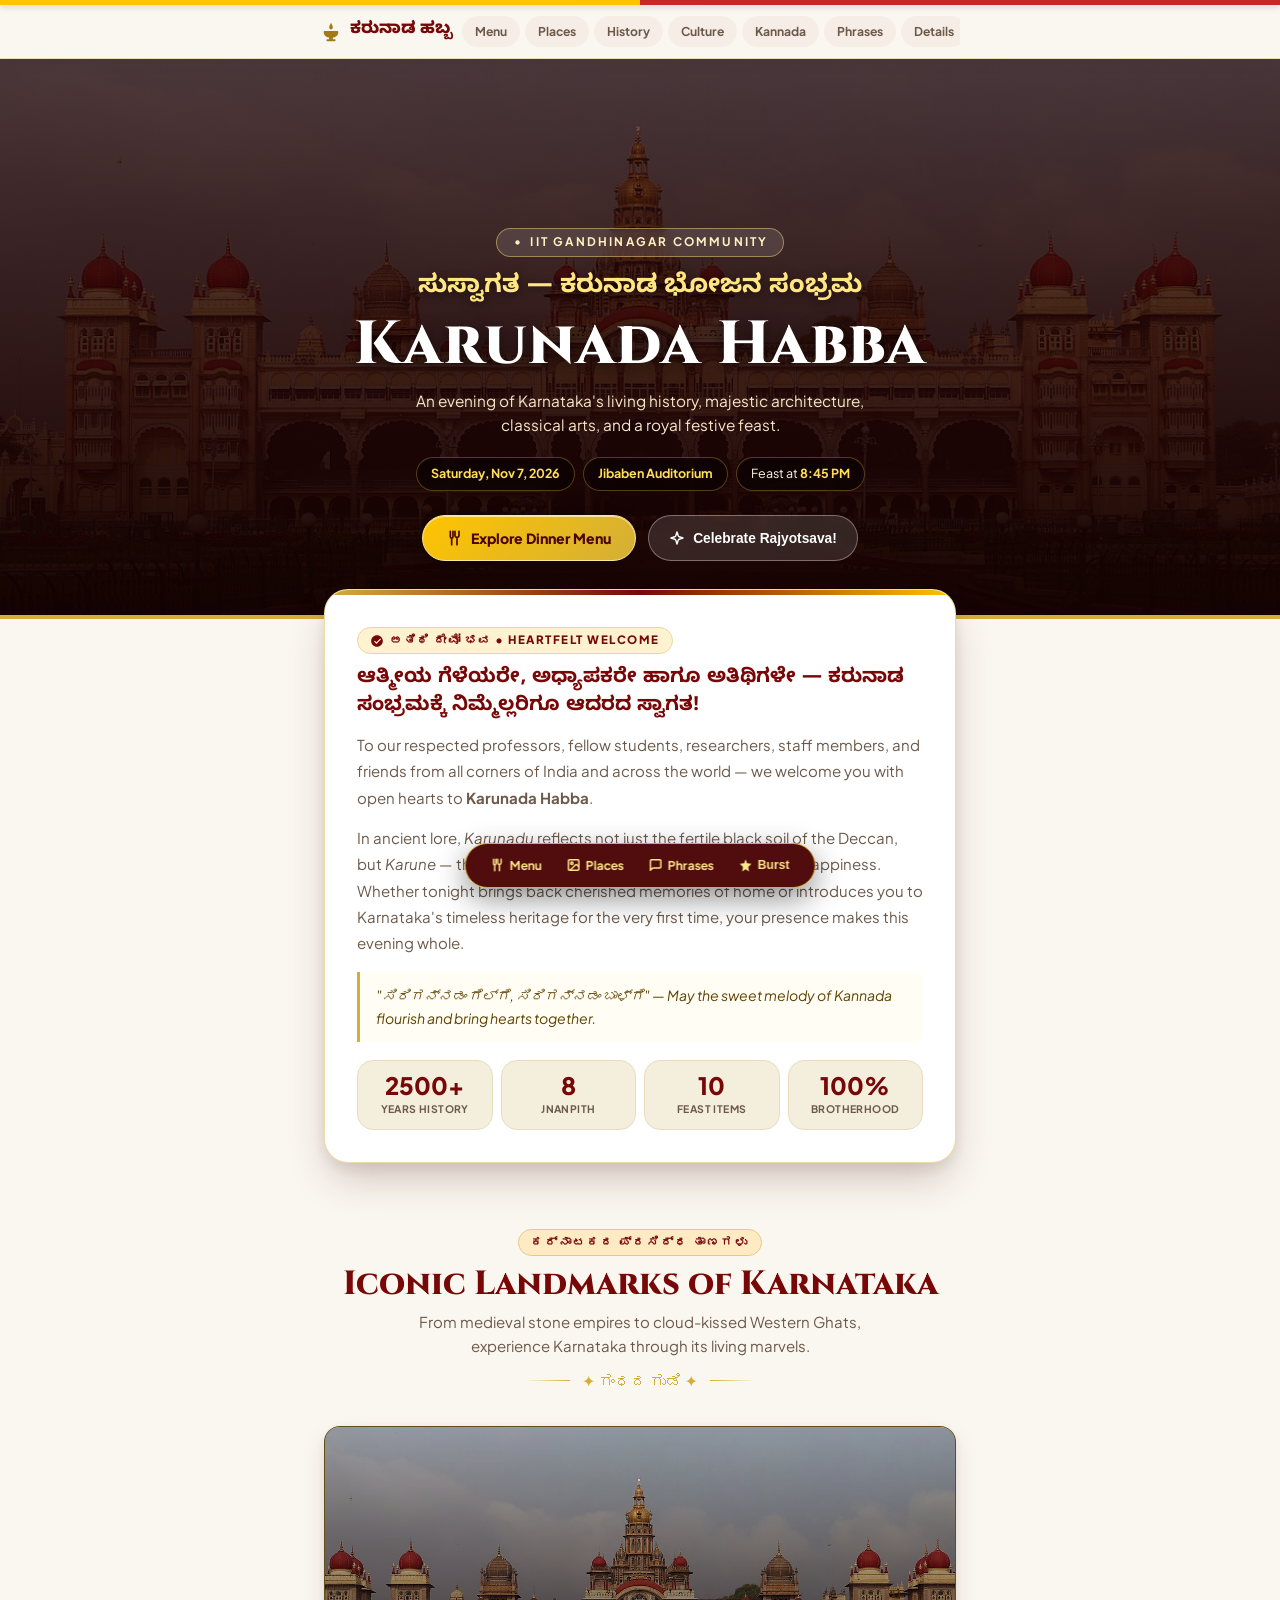
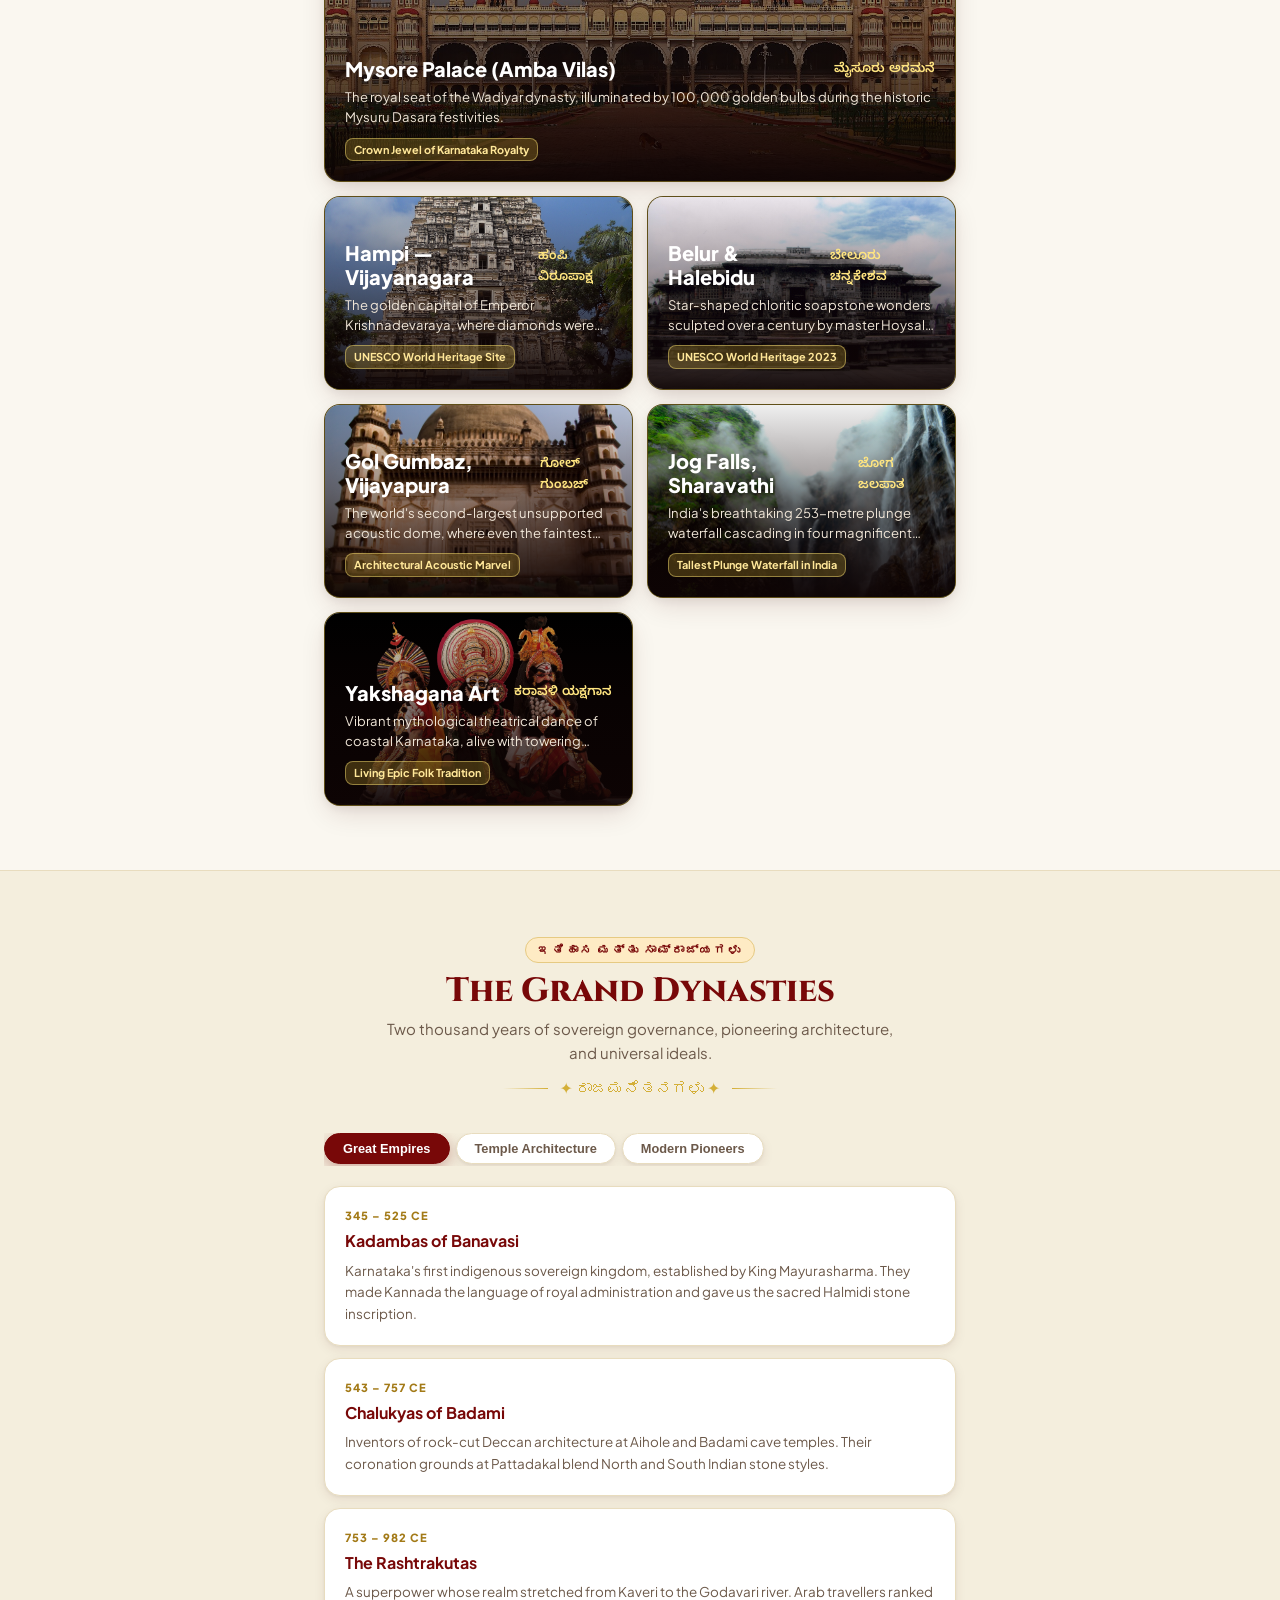
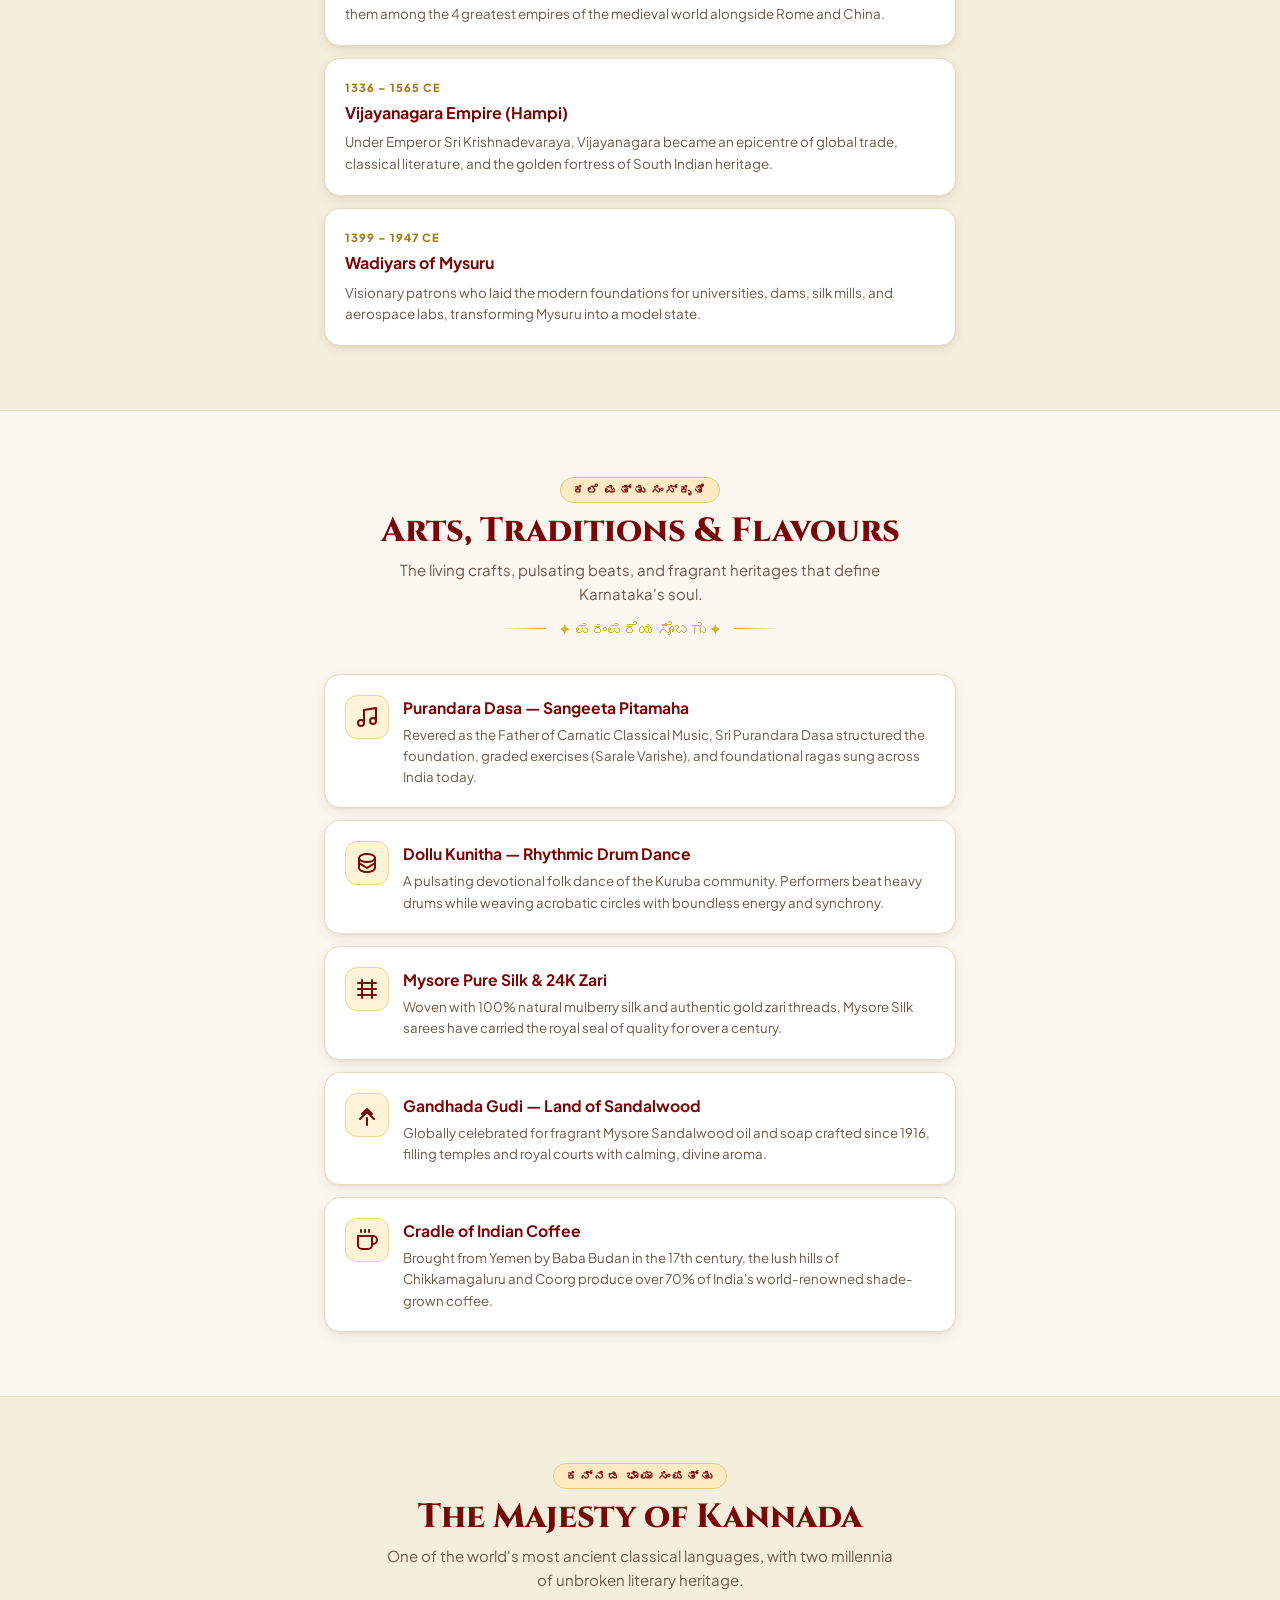
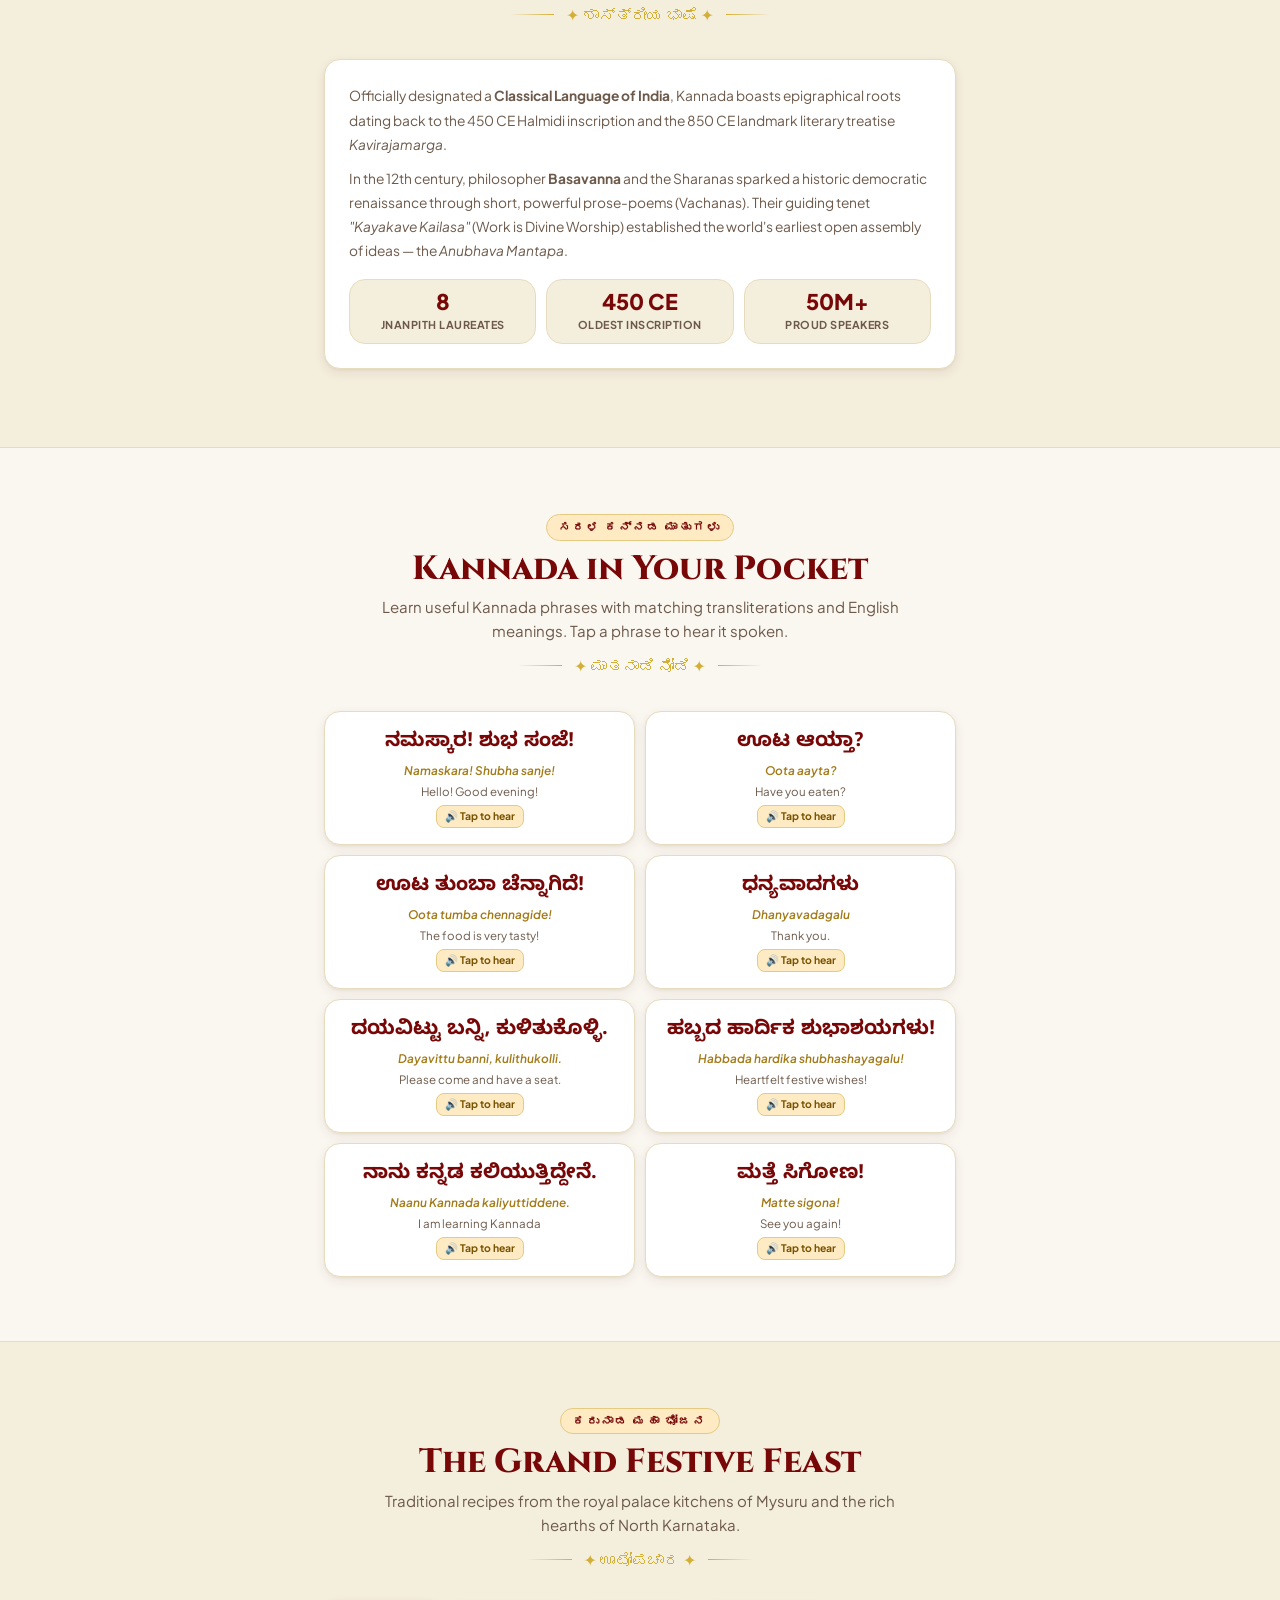
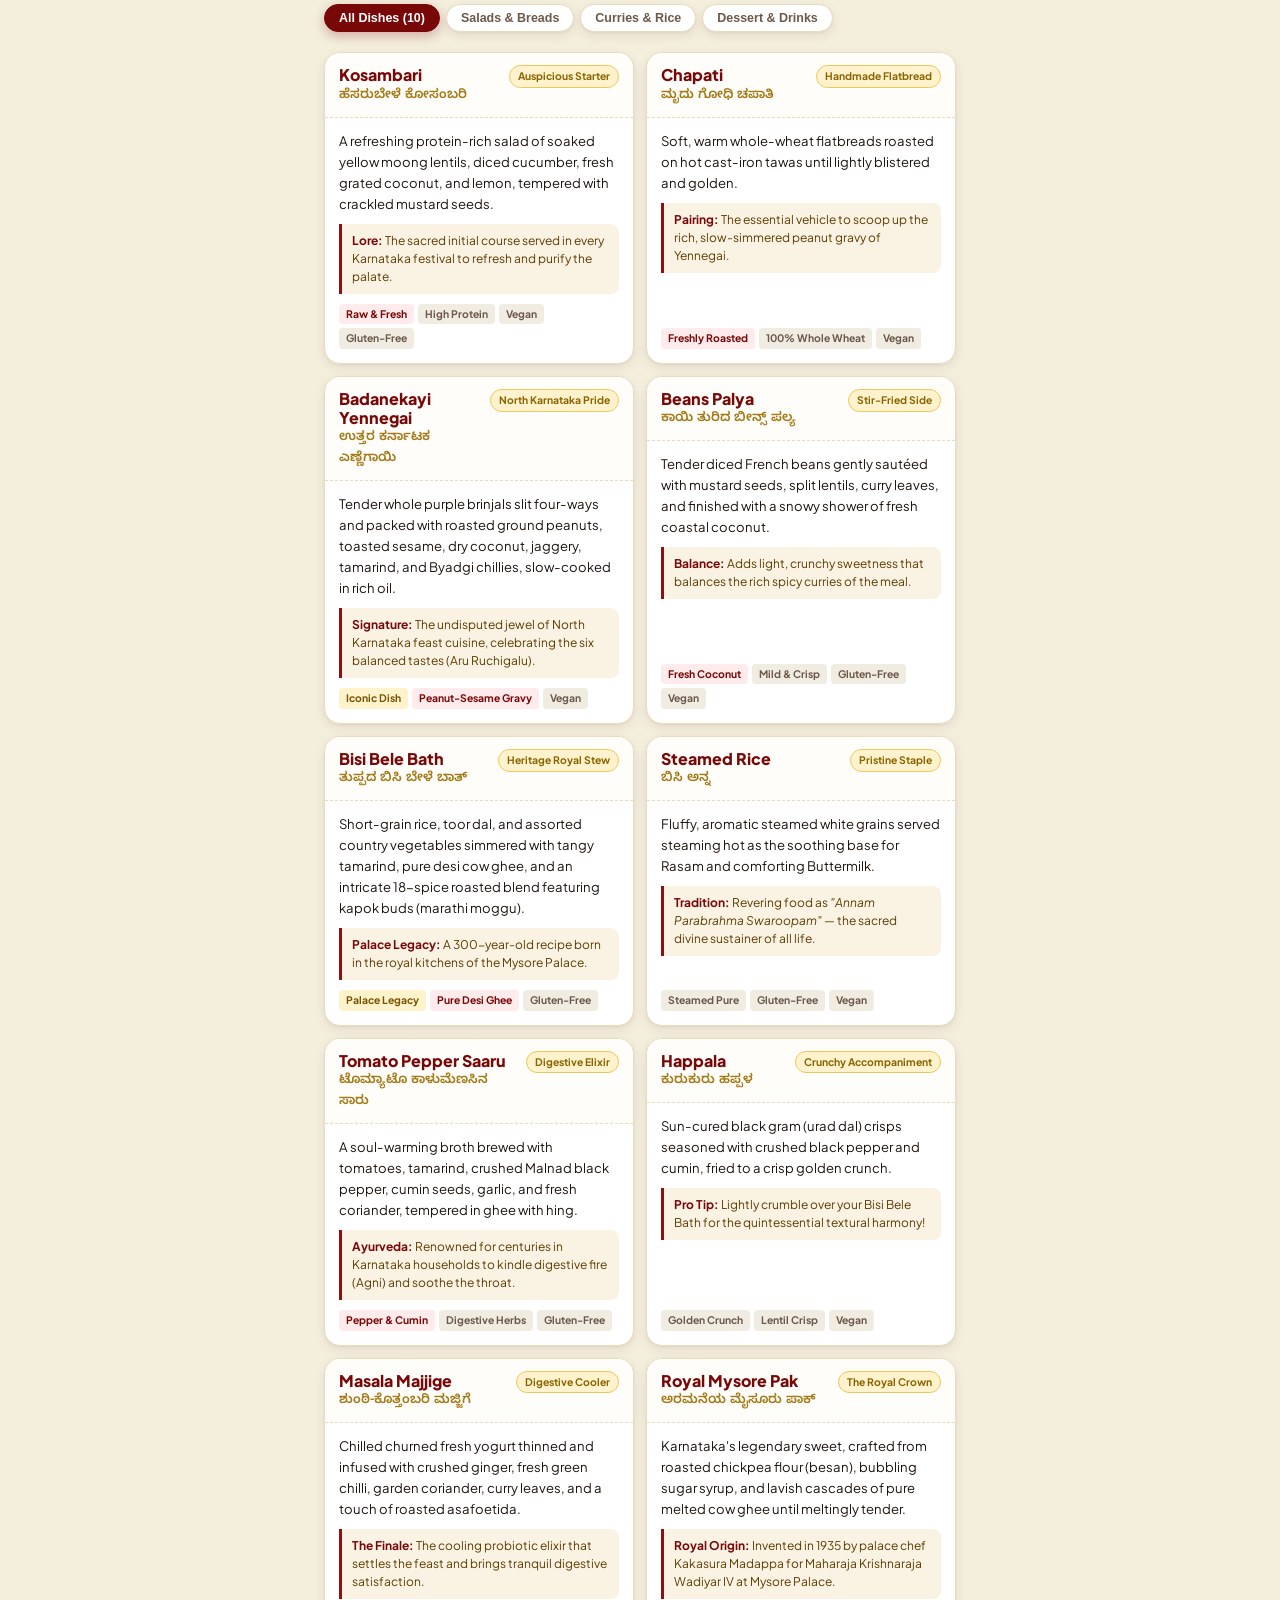
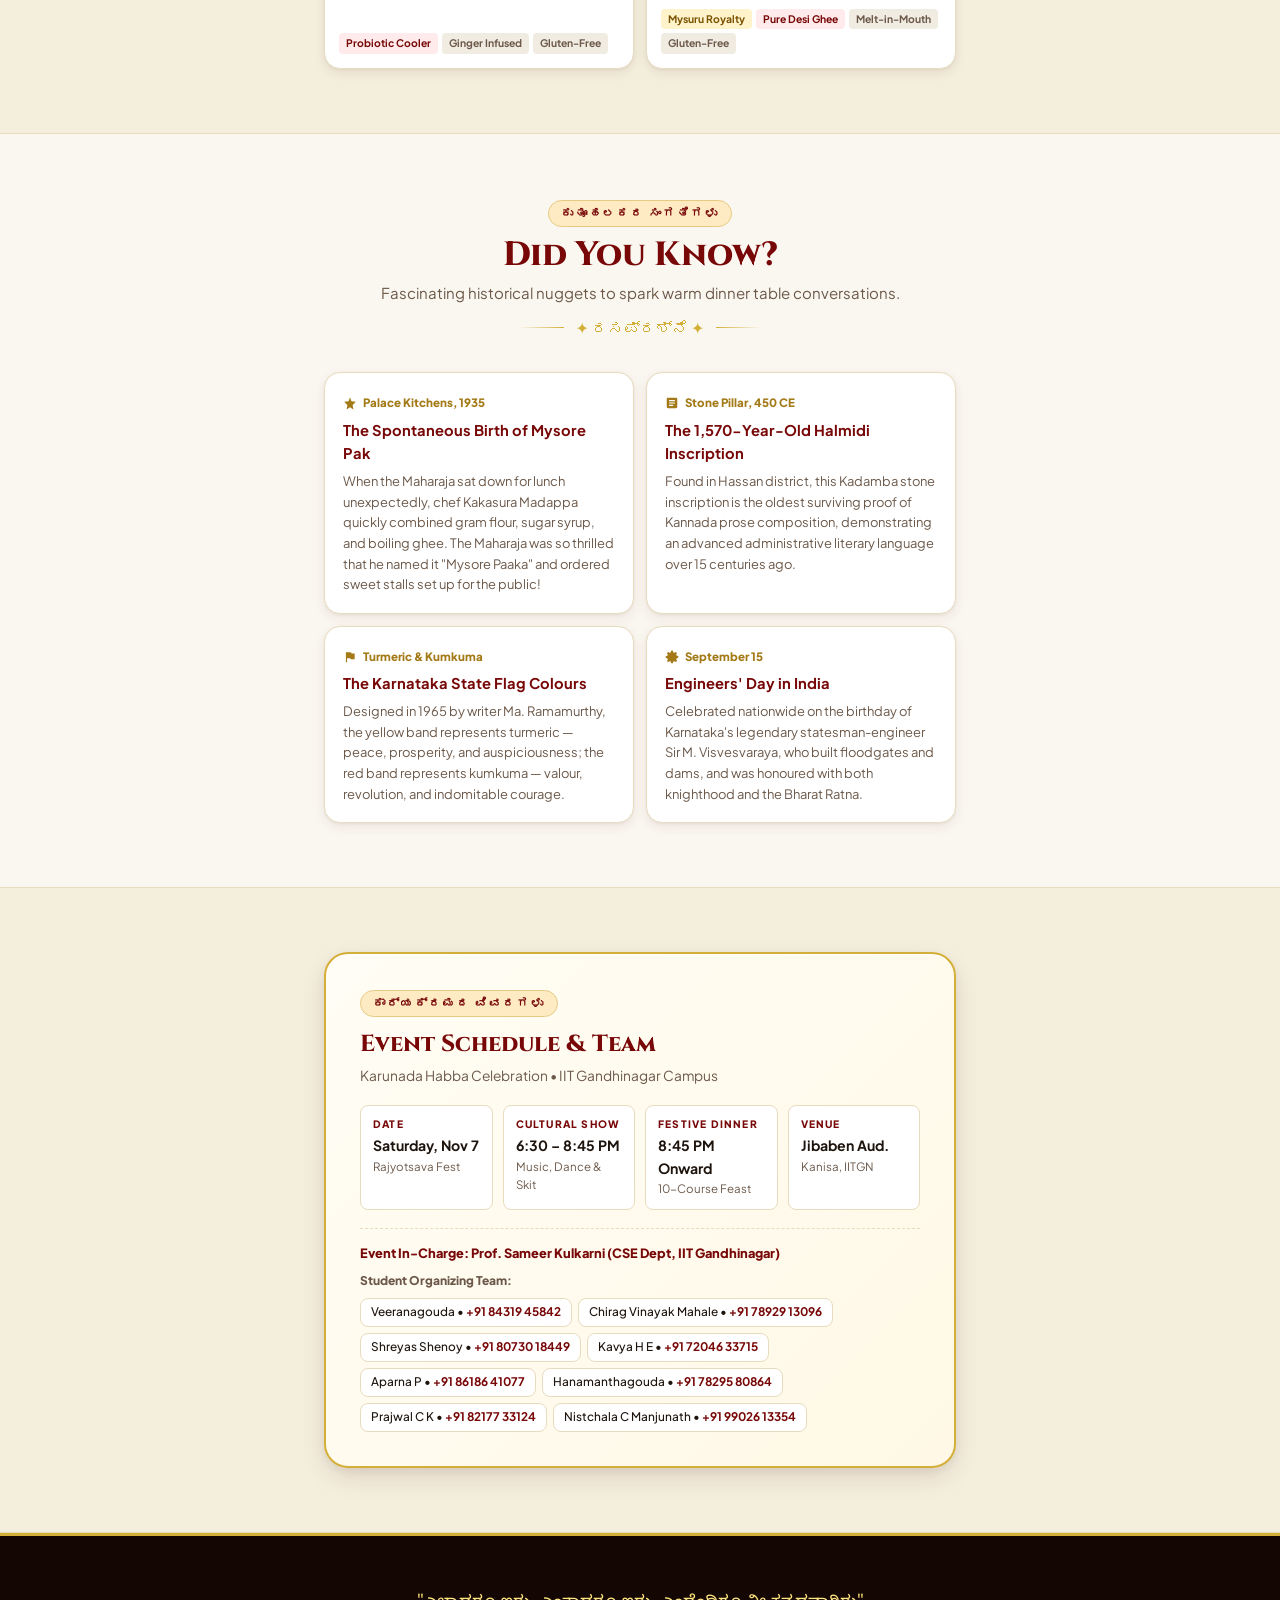
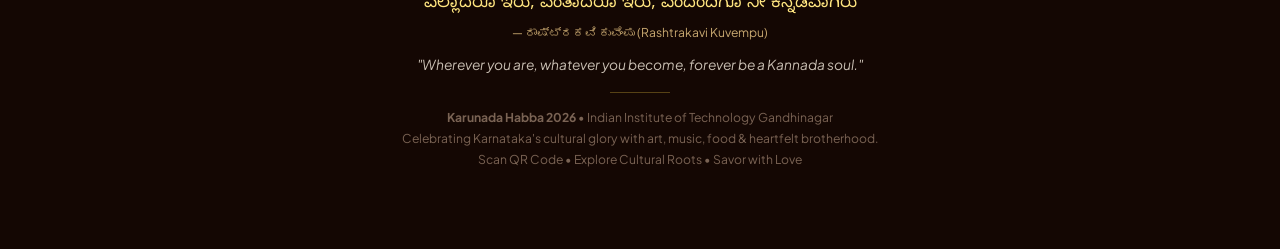
<file: index.html>
<!DOCTYPE html>
<html lang="en">
<head>
  <meta charset="UTF-8">
  <meta name="viewport" content="width=device-width, initial-scale=1.0, maximum-scale=5.0, viewport-fit=cover">
  <meta name="theme-color" content="#780808">
  <meta name="description" content="Karunada Habba — Karnataka Cultural Evening & Royal Dinner Feast at IIT Gandhinagar. Explore Karnataka heritage, history, tourist landmarks, and authentic dinner menu.">
  <title>Karunada Habba | Royal Karnataka Cultural Feast</title>

  <!-- Google Fonts: Royal serif, modern readable sans, and Kannada script -->
  <link rel="preconnect" href="https://fonts.googleapis.com">
  <link rel="preconnect" href="https://fonts.gstatic.com" crossorigin>
  <link href="https://fonts.googleapis.com/css2?family=Cinzel:wght@600;700;800;900&family=Noto+Sans+Kannada:wght@400;500;600;700;800&family=Plus+Jakarta+Sans:wght@300;400;500;600;700;800&display=swap" rel="stylesheet">
  
  <!-- Standalone Stylesheet -->
  <link rel="stylesheet" href="K_Habba.css">
</head>
<body>

  <!-- Festive Confetti Particle Canvas -->
  <canvas id="confetti-canvas"></canvas>

  <!-- Floating Toast Notification -->
  <div id="toast" class="toast-notice">
    <svg width="18" height="18" viewBox="0 0 24 24" fill="none" stroke="currentColor" stroke-width="2.5" stroke-linecap="round" stroke-linejoin="round">
      <path d="M12 2v4M12 18v4M4.93 4.93l2.83 2.83M16.24 16.24l2.83 2.83M2 12h4M18 12h4M4.93 19.07l2.83-2.83M16.24 7.76l2.83-2.83"/>
    </svg>
    <span id="toast-msg">Pronunciation ready!</span>
  </div>

  <!-- Karnataka Flag Accent Top Line -->
  <div class="karnataka-bar"></div>

  <!-- Glassmorphic Top Navigation -->
  <header class="site-nav">
    <div class="nav-wrapper">
      <a href="#hero" class="nav-brand">
        <!-- Auspicious Nanda Deepa (Lamp) SVG -->
        <svg class="nav-brand-icon" viewBox="0 0 24 24" fill="currentColor">
          <path d="M12 2C11.5 3.5 10 5.2 10 7c0 1.1.9 2 2 2s2-.9 2-2c0-1.8-1.5-3.5-2-5zm7 9H5c-.6 0-1 .4-1 1 0 3.3 2.7 6 6 6v2H8c-.6 0-1 .4-1 1s.4 1 1 1h8c.6 0 1-.4 1-1s-.4-1-1-1h-2v-2c3.3 0 6-2.7 6-6 0-.6-.4-1-1-1z"/>
        </svg>
        <span class="kn">ಕರುನಾಡ ಹಬ್ಬ</span>
      </a>

      <nav class="nav-pills">
        <a href="#menu" class="nav-pill active">Menu</a>
        <a href="#places" class="nav-pill">Places</a>
        <a href="#history" class="nav-pill">History</a>
        <a href="#culture" class="nav-pill">Culture</a>
        <a href="#language" class="nav-pill">Kannada</a>
        <a href="#phrases" class="nav-pill">Phrases</a>
        <a href="#event" class="nav-pill">Details</a>
      </nav>
    </div>
  </header>

  <!-- ══════════════════════ HERO SECTION ══════════════════════ -->
  <section class="hero-wrapper" id="hero">
    <div class="hero-backdrop">
      <img src="images/mysore_palace.jpg" alt="Mysore Palace grand daytime view" loading="eager">
    </div>

    <div class="container hero-content">
      <span class="hero-eyebrow">
        <!-- Royal Lotus / Sunburst SVG -->
        <svg width="13" height="13" viewBox="0 0 24 24" fill="currentColor">
          <circle cx="12" cy="12" r="4"/>
          <path d="M12 2v4M12 18v4M2 12h4M18 12h4M4.93 4.93l2.83 2.83M16.24 16.24l2.83 2.83M4.93 19.07l2.83-2.83M16.24 7.76l2.83-2.83"/>
        </svg>
        IIT Gandhinagar Community
      </span>

      <p class="hero-title-kn kn">ಸುಸ್ವಾಗತ — ಕರುನಾಡ ಭೋಜನ ಸಂಭ್ರಮ</p>
      <h1 class="hero-title-en serif">Karunada Habba</h1>
      <p class="hero-sub">
        An evening of Karnataka's living history, majestic architecture, classical arts, and a royal festive feast.
      </p>

      <div class="hero-tags">
        <span class="hero-tag"><strong>Saturday, Nov 7, 2026</strong></span>
        <span class="hero-tag"><strong>Jibaben Auditorium</strong></span>
        <span class="hero-tag">Feast at <strong>8:45 PM</strong></span>
      </div>

      <div class="hero-actions">
        <a href="#menu" class="btn-3d-gold">
          <!-- Fork and Spoon SVG -->
          <svg width="16" height="16" viewBox="0 0 24 24" fill="none" stroke="currentColor" stroke-width="2.5" stroke-linecap="round" stroke-linejoin="round">
            <path d="M18 2v6a3 3 0 0 1-3 3 3 3 0 0 1-3-3V2M15 11v11M5 2v8a2 2 0 0 0 2 2h0a2 2 0 0 0 2-2V2M7 12v10"/>
          </svg>
          Explore Dinner Menu
        </a>
        <button class="btn-3d-ghost" onclick="celebrateKannada()">
          <!-- Sparkles SVG -->
          <svg width="16" height="16" viewBox="0 0 24 24" fill="none" stroke="currentColor" stroke-width="2.2" stroke-linecap="round" stroke-linejoin="round">
            <path d="m12 3-1.9 5.8a2 2 0 0 1-1.3 1.3L3 12l5.8 1.9a2 2 0 0 1 1.3 1.3L12 21l1.9-5.8a2 2 0 0 1 1.3-1.3L21 12l-5.8-1.9a2 2 0 0 1-1.3-1.3Z"/>
          </svg>
          Celebrate Rajyotsava!
        </button>
      </div>
    </div>
  </section>

  <!-- ══════════════════════ HUMBLE WELCOME NOTE ══════════════════════ -->
  <div class="container">
    <div class="humble-card">
      <div class="humble-card-stripe"></div>
      <div class="humble-card-body">
        <div class="humble-badge">
          <!-- Traditional Hands Folded / Hospitality SVG -->
          <svg width="14" height="14" viewBox="0 0 24 24" fill="currentColor">
            <path d="M12 2C6.48 2 2 6.48 2 12s4.48 10 10 10 10-4.48 10-10S17.52 2 12 2zm-1 15-4-4 1.41-1.41L11 14.17l6.59-6.59L19 9l-8 8z"/>
          </svg>
          ಅತಿಥಿ ದೇವೋ ಭವ &bull; Heartfelt Welcome
        </div>

        <h2 class="humble-lead kn">
          ಆತ್ಮೀಯ ಗೆಳೆಯರೇ, ಅಧ್ಯಾಪಕರೇ ಹಾಗೂ ಅತಿಥಿಗಳೇ — ಕರುನಾಡ ಸಂಭ್ರಮಕ್ಕೆ ನಿಮ್ಮೆಲ್ಲರಿಗೂ ಆದರದ ಸ್ವಾಗತ!
        </h2>

        <p class="humble-text">
          To our respected professors, fellow students, researchers, staff members, and friends from all corners of India and across the world — we welcome you with open hearts to <strong>Karunada Habba</strong>.
        </p>

        <p class="humble-text">
          In ancient lore, <em>Karunadu</em> reflects not just the fertile black soil of the Deccan, but <em>Karune</em> — the spirit of compassion, hospitality, and shared happiness. Whether tonight brings back cherished memories of home or introduces you to Karnataka's timeless heritage for the very first time, your presence makes this evening whole.
        </p>

        <div class="humble-quote-box">
          "ಸಿರಿಗನ್ನಡಂ ಗೆಲ್ಗೆ, ಸಿರಿಗನ್ನಡಂ ಬಾಳ್ಗೆ" — May the sweet melody of Kannada flourish and bring hearts together.
        </div>

        <div class="humble-stats-row">
          <div class="stat-tile">
            <div class="stat-number">2500+</div>
            <div class="stat-caption">Years History</div>
          </div>
          <div class="stat-tile">
            <div class="stat-number">8</div>
            <div class="stat-caption">Jnanpith</div>
          </div>
          <div class="stat-tile">
            <div class="stat-number">10</div>
            <div class="stat-caption">Feast Items</div>
          </div>
          <div class="stat-tile">
            <div class="stat-number">100%</div>
            <div class="stat-caption">Brotherhood</div>
          </div>
        </div>
      </div>
    </div>
  </div>

  <!-- ══════════════════════ FAMOUS PLACES GALLERY ══════════════════════ -->
  <section class="section" id="places">
    <div class="container">
      <div class="section-header">
        <span class="section-tag">ಕರ್ನಾಟಕದ ಪ್ರಸಿದ್ಧ ತಾಣಗಳು</span>
        <h2 class="section-title serif">Iconic Landmarks of Karnataka</h2>
        <p class="section-desc">From medieval stone empires to cloud-kissed Western Ghats, experience Karnataka through its living marvels.</p>
        <div class="svg-ornament-line">✦ ಗಂಧದ ಗುಡಿ ✦</div>
      </div>

      <div class="places-grid">

        <!-- 1. Mysore Palace (Featured) -->
        <article class="place-card-3d featured">
          <div class="place-img-holder">
            <img src="images/mysore_palace.jpg" alt="Mysore Palace Amba Vilas front view" loading="lazy">
            <div class="place-card-overlay"></div>
          </div>
          <div class="place-card-content">
            <div class="place-title-row">
              <h3 class="place-name">Mysore Palace (Amba Vilas)</h3>
              <span class="place-name-kn kn">ಮೈಸೂರು ಅರಮನೆ</span>
            </div>
            <p class="place-snip">The royal seat of the Wadiyar dynasty, illuminated by 100,000 golden bulbs during the historic Mysuru Dasara festivities.</p>
            <span class="place-pill-tag">Crown Jewel of Karnataka Royalty</span>
          </div>
        </article>

        <!-- 2. Hampi Virupaksha Temple -->
        <article class="place-card-3d">
          <div class="place-img-holder">
            <img src="images/hampi.jpg" alt="Virupaksha Temple at Hampi Vijayanagara" loading="lazy">
            <div class="place-card-overlay"></div>
          </div>
          <div class="place-card-content">
            <div class="place-title-row">
              <h3 class="place-name">Hampi — Vijayanagara</h3>
              <span class="place-name-kn kn">ಹಂಪಿ ವಿರೂಪಾಕ್ಷ</span>
            </div>
            <p class="place-snip">The golden capital of Emperor Krishnadevaraya, where diamonds were once weighed openly in bustling street bazaars.</p>
            <span class="place-pill-tag">UNESCO World Heritage Site</span>
          </div>
        </article>

        <!-- 3. Belur Chennakeshava Temple -->
        <article class="place-card-3d">
          <div class="place-img-holder">
            <img src="images/belur.jpg" alt="Chennakeshava Temple Belur Hoysala Architecture" loading="lazy">
            <div class="place-card-overlay"></div>
          </div>
          <div class="place-card-content">
            <div class="place-title-row">
              <h3 class="place-name">Belur & Halebidu</h3>
              <span class="place-name-kn kn">ಬೇಲೂರು ಚನ್ನಕೇಶವ</span>
            </div>
            <p class="place-snip">Star-shaped chloritic soapstone wonders sculpted over a century by master Hoysala craftsmen with unmatched micro-details.</p>
            <span class="place-pill-tag">UNESCO World Heritage 2023</span>
          </div>
        </article>

        <!-- 4. Gol Gumbaz, Bijapur -->
        <article class="place-card-3d">
          <div class="place-img-holder">
            <img src="images/gol_gumbaz.jpg" alt="Gol Gumbaz Bijapur acoustic dome" loading="lazy">
            <div class="place-card-overlay"></div>
          </div>
          <div class="place-card-content">
            <div class="place-title-row">
              <h3 class="place-name">Gol Gumbaz, Vijayapura</h3>
              <span class="place-name-kn kn">ಗೋಲ್ ಗುಂಬಜ್</span>
            </div>
            <p class="place-snip">The world's second-largest unsupported acoustic dome, where even the faintest whisper echoes 11 times across 44 metres.</p>
            <span class="place-pill-tag">Architectural Acoustic Marvel</span>
          </div>
        </article>

        <!-- 5. Jog Falls -->
        <article class="place-card-3d">
          <div class="place-img-holder">
            <img src="images/jog_falls.jpg" alt="Jog Falls in full monsoon roar" loading="lazy">
            <div class="place-card-overlay"></div>
          </div>
          <div class="place-card-content">
            <div class="place-title-row">
              <h3 class="place-name">Jog Falls, Sharavathi</h3>
              <span class="place-name-kn kn">ಜೋಗ ಜಲಪಾತ</span>
            </div>
            <p class="place-snip">India's breathtaking 253-metre plunge waterfall cascading in four magnificent streams: Raja, Rani, Roarer, and Rocket.</p>
            <span class="place-pill-tag">Tallest Plunge Waterfall in India</span>
          </div>
        </article>

        <!-- 6. Yakshagana Coastal Theatre -->
        <article class="place-card-3d">
          <div class="place-img-holder">
            <img src="images/yakshagana.jpg" alt="Yakshagana Coastal Traditional Theatre Performance" loading="lazy">
            <div class="place-card-overlay"></div>
          </div>
          <div class="place-card-content">
            <div class="place-title-row">
              <h3 class="place-name">Yakshagana Art</h3>
              <span class="place-name-kn kn">ಕರಾವಳಿ ಯಕ್ಷಗಾನ</span>
            </div>
            <p class="place-snip">Vibrant mythological theatrical dance of coastal Karnataka, alive with towering headdresses, natural pigments, and roaring drums.</p>
            <span class="place-pill-tag">Living Epic Folk Tradition</span>
          </div>
        </article>

      </div>
    </div>
  </section>

  <!-- ══════════════════════ TIMELINE & DYNASTIES ══════════════════════ -->
  <section class="section alt-bg" id="history">
    <div class="container">
      <div class="section-header">
        <span class="section-tag">ಇತಿಹಾಸ ಮತ್ತು ಸಾಮ್ರಾಜ್ಯಗಳು</span>
        <h2 class="section-title serif">The Grand Dynasties</h2>
        <p class="section-desc">Two thousand years of sovereign governance, pioneering architecture, and universal ideals.</p>
        <div class="svg-ornament-line">✦ ರಾಜಮನೆತನಗಳು ✦</div>
      </div>

      <!-- Tab Buttons -->
      <div class="tabs-scroll-bar">
        <button class="tab-btn-pill active" data-tab="dynasties" onclick="switchDynastyTab('dynasties')">Great Empires</button>
        <button class="tab-btn-pill" data-tab="architecture" onclick="switchDynastyTab('architecture')">Temple Architecture</button>
        <button class="tab-btn-pill" data-tab="modern" onclick="switchDynastyTab('modern')">Modern Pioneers</button>
      </div>

      <!-- Panel 1: Dynasties -->
      <div class="dynasty-panel active" id="tab-dynasties">
        <div class="dynasty-card-3d">
          <div class="dynasty-timeline">345 – 525 CE</div>
          <h3 class="dynasty-name">Kadambas of Banavasi</h3>
          <p class="dynasty-desc">Karnataka's first indigenous sovereign kingdom, established by King Mayurasharma. They made Kannada the language of royal administration and gave us the sacred Halmidi stone inscription.</p>
        </div>

        <div class="dynasty-card-3d">
          <div class="dynasty-timeline">543 – 757 CE</div>
          <h3 class="dynasty-name">Chalukyas of Badami</h3>
          <p class="dynasty-desc">Inventors of rock-cut Deccan architecture at Aihole and Badami cave temples. Their coronation grounds at Pattadakal blend North and South Indian stone styles.</p>
        </div>

        <div class="dynasty-card-3d">
          <div class="dynasty-timeline">753 – 982 CE</div>
          <h3 class="dynasty-name">The Rashtrakutas</h3>
          <p class="dynasty-desc">A superpower whose realm stretched from Kaveri to the Godavari river. Arab travellers ranked them among the 4 greatest empires of the medieval world alongside Rome and China.</p>
        </div>

        <div class="dynasty-card-3d">
          <div class="dynasty-timeline">1336 – 1565 CE</div>
          <h3 class="dynasty-name">Vijayanagara Empire (Hampi)</h3>
          <p class="dynasty-desc">Under Emperor Sri Krishnadevaraya, Vijayanagara became an epicentre of global trade, classical literature, and the golden fortress of South Indian heritage.</p>
        </div>

        <div class="dynasty-card-3d">
          <div class="dynasty-timeline">1399 – 1947 CE</div>
          <h3 class="dynasty-name">Wadiyars of Mysuru</h3>
          <p class="dynasty-desc">Visionary patrons who laid the modern foundations for universities, dams, silk mills, and aerospace labs, transforming Mysuru into a model state.</p>
        </div>
      </div>

      <!-- Panel 2: Architecture -->
      <div class="dynasty-panel" id="tab-architecture">
        <div class="dynasty-card-3d">
          <div class="dynasty-timeline">Aihole & Pattadakal</div>
          <h3 class="dynasty-name">Cradle of Indian Temple Architecture</h3>
          <p class="dynasty-desc">Over 125 experimental stone temples at Aihole served as the architectural laboratory where sculptors invented pillars, shikharas, and mandapas across four centuries.</p>
        </div>

        <div class="dynasty-card-3d">
          <div class="dynasty-timeline">Hampi Stone Chariot</div>
          <h3 class="dynasty-name">Vijaya Vittala & Musical Pillars</h3>
          <p class="dynasty-desc">The iconic monolithic granite chariot with turning stone axles and the 56 Sa-Re-Ga-Ma musical stone pillars that resonate with musical notes when gently tapped.</p>
        </div>

        <div class="dynasty-card-3d">
          <div class="dynasty-timeline">Belur & Somanathapura</div>
          <h3 class="dynasty-name">The Celestial Madanika Sculptures</h3>
          <p class="dynasty-desc">Intricate soapstone friezes that capture celestial dancers, mythical yalis, and epics with jewellery so delicately undercut that pins can pass behind the stone beads.</p>
        </div>
      </div>

      <!-- Panel 3: Modern Era -->
      <div class="dynasty-panel" id="tab-modern">
        <div class="dynasty-card-3d">
          <div class="dynasty-timeline">Bharat Ratna Sir M. Visvesvaraya</div>
          <h3 class="dynasty-name">The Architect of Modern India</h3>
          <p class="dynasty-desc">Master engineer who designed the Krishna Raja Sagara Dam, automatic floodgates, and Mysore University. His birthday on September 15 is celebrated nationwide as Engineers' Day.</p>
        </div>

        <div class="dynasty-card-3d">
          <div class="dynasty-timeline">ISRO & Aerospace Hub</div>
          <h3 class="dynasty-name">From Hampi to the Moon</h3>
          <p class="dynasty-desc">Bengaluru serves as India's scientific nerve centre. The Chandrayaan-3 lunar landing mission was conceived, tracked, and commanded right from Karnataka's soil.</p>
        </div>
      </div>

    </div>
  </section>

  <!-- ══════════════════════ LIVING CULTURE & ARTS ══════════════════════ -->
  <section class="section" id="culture">
    <div class="container">
      <div class="section-header">
        <span class="section-tag">ಕಲೆ ಮತ್ತು ಸಂಸ್ಕೃತಿ</span>
        <h2 class="section-title serif">Arts, Traditions & Flavours</h2>
        <p class="section-desc">The living crafts, pulsating beats, and fragrant heritages that define Karnataka's soul.</p>
        <div class="svg-ornament-line">✦ ಪರಂಪರೆಯ ಸೊಬಗು ✦</div>
      </div>

      <div class="culture-stack">

        <!-- 1. Carnatic Music -->
        <div class="cult-3d-card">
          <div class="cult-icon-box">
            <!-- Veena / Classical Instrument SVG -->
            <svg viewBox="0 0 24 24" fill="none" stroke="currentColor" stroke-width="2" stroke-linecap="round" stroke-linejoin="round">
              <path d="M9 18V5l12-2v13"/>
              <circle cx="6" cy="18" r="3"/>
              <circle cx="18" cy="16" r="3"/>
            </svg>
          </div>
          <div class="cult-content-wrap">
            <h3>Purandara Dasa — Sangeeta Pitamaha</h3>
            <p>Revered as the Father of Carnatic Classical Music, Sri Purandara Dasa structured the foundation, graded exercises (Sarale Varishe), and foundational ragas sung across India today.</p>
          </div>
        </div>

        <!-- 2. Dollu Kunitha Drum Dance -->
        <div class="cult-3d-card">
          <div class="cult-icon-box">
            <!-- Folk Drum SVG -->
            <svg viewBox="0 0 24 24" fill="none" stroke="currentColor" stroke-width="2" stroke-linecap="round" stroke-linejoin="round">
              <ellipse cx="12" cy="7" rx="8" ry="4"/>
              <path d="M4 7v10c0 2.2 3.6 4 8 4s8-1.8 8-4V7"/>
              <path d="m4 12 8 5 8-5"/>
            </svg>
          </div>
          <div class="cult-content-wrap">
            <h3>Dollu Kunitha — Rhythmic Drum Dance</h3>
            <p>A pulsating devotional folk dance of the Kuruba community. Performers beat heavy drums while weaving acrobatic circles with boundless energy and synchrony.</p>
          </div>
        </div>

        <!-- 3. Mysore Silk & Gold Zari -->
        <div class="cult-3d-card">
          <div class="cult-icon-box">
            <!-- Silk Loom / Saree SVG -->
            <svg viewBox="0 0 24 24" fill="none" stroke="currentColor" stroke-width="2" stroke-linecap="round" stroke-linejoin="round">
              <path d="M3 6h18M3 12h18M3 18h18M7 3v18M17 3v18"/>
            </svg>
          </div>
          <div class="cult-content-wrap">
            <h3>Mysore Pure Silk & 24K Zari</h3>
            <p>Woven with 100% natural mulberry silk and authentic gold zari threads, Mysore Silk sarees have carried the royal seal of quality for over a century.</p>
          </div>
        </div>

        <!-- 4. Gandhada Gudi Sandalwood -->
        <div class="cult-3d-card">
          <div class="cult-icon-box">
            <!-- Sandalwood Tree / Forest SVG -->
            <svg viewBox="0 0 24 24" fill="none" stroke="currentColor" stroke-width="2" stroke-linecap="round" stroke-linejoin="round">
              <path d="M12 22v-7M7 11l5-5 5 5M5 16l7-7 7 7"/>
            </svg>
          </div>
          <div class="cult-content-wrap">
            <h3>Gandhada Gudi — Land of Sandalwood</h3>
            <p>Globally celebrated for fragrant Mysore Sandalwood oil and soap crafted since 1916, filling temples and royal courts with calming, divine aroma.</p>
          </div>
        </div>

        <!-- 5. Chikkamagaluru Coffee -->
        <div class="cult-3d-card">
          <div class="cult-icon-box">
            <!-- Coffee Bean SVG -->
            <svg viewBox="0 0 24 24" fill="none" stroke="currentColor" stroke-width="2" stroke-linecap="round" stroke-linejoin="round">
              <path d="M17 8h1a4 4 0 1 1 0 8h-1M3 8h14v9a4 4 0 0 1-4 4H7a4 4 0 0 1-4-4Z"/>
              <line x1="6" x2="6" y1="2" y2="4"/>
              <line x1="10" x2="10" y1="2" y2="4"/>
              <line x1="14" x2="14" y1="2" y2="4"/>
            </svg>
          </div>
          <div class="cult-content-wrap">
            <h3>Cradle of Indian Coffee</h3>
            <p>Brought from Yemen by Baba Budan in the 17th century, the lush hills of Chikkamagaluru and Coorg produce over 70% of India's world-renowned shade-grown coffee.</p>
          </div>
        </div>

      </div>
    </div>
  </section>

  <!-- ══════════════════════ KANNADA LANGUAGE ══════════════════════ -->
  <section class="section alt-bg" id="language">
    <div class="container">
      <div class="section-header">
        <span class="section-tag">ಕನ್ನಡ ಭಾಷಾ ಸಂಪತ್ತು</span>
        <h2 class="section-title serif">The Majesty of Kannada</h2>
        <p class="section-desc">One of the world's most ancient classical languages, with two millennia of unbroken literary heritage.</p>
        <div class="svg-ornament-line">✦ ಶಾಸ್ತ್ರೀಯ ಭಾಷೆ ✦</div>
      </div>

      <div class="kannada-feature-card">
        <p>
          Officially designated a <strong>Classical Language of India</strong>, Kannada boasts epigraphical roots dating back to the 450 CE Halmidi inscription and the 850 CE landmark literary treatise <em>Kavirajamarga</em>.
        </p>
        <p>
          In the 12th century, philosopher <strong>Basavanna</strong> and the Sharanas sparked a historic democratic renaissance through short, powerful prose-poems (Vachanas). Their guiding tenet <em>"Kayakave Kailasa"</em> (Work is Divine Worship) established the world's earliest open assembly of ideas — the <em>Anubhava Mantapa</em>.
        </p>

        <div class="lang-stat-pills">
          <div class="stat-chip">
            <div class="stat-chip-num">8</div>
            <div class="stat-chip-lbl">Jnanpith Laureates</div>
          </div>
          <div class="stat-chip">
            <div class="stat-chip-num">450 CE</div>
            <div class="stat-chip-lbl">Oldest Inscription</div>
          </div>
          <div class="stat-chip">
            <div class="stat-chip-num">50M+</div>
            <div class="stat-chip-lbl">Proud Speakers</div>
          </div>
        </div>
      </div>
    </div>
  </section>

  <!-- ══════════════════════ PHRASEBOOK (TAP TO HEAR) ══════════════════════ -->
  <section class="section" id="phrases">
    <div class="container">
      <div class="section-header">
        <span class="section-tag">ಸರಳ ಕನ್ನಡ ಮಾತುಗಳು</span>
        <h2 class="section-title serif">Kannada in Your Pocket</h2>
        <p class="section-desc">Learn useful Kannada phrases with matching transliterations and English meanings. Tap a phrase to hear it spoken.</p>
        <div class="svg-ornament-line">✦ ಮಾತನಾಡಿ ನೋಡಿ ✦</div>
      </div>

      <div class="phrase-grid">
        <button type="button" class="phrase-card-3d" data-audio="audio/phrase_1_namaskara.mp3" onclick="speakPhrase(this)">
          <div class="phrase-kannada kn">ನಮಸ್ಕಾರ! ಶುಭ ಸಂಜೆ!</div>
          <div class="phrase-trans">Namaskara! Shubha sanje!</div>
          <div class="phrase-meaning">Hello! Good evening!</div>
          <span class="phrase-tap-badge">🔊 Tap to hear</span>
        </button>

        <button type="button" class="phrase-card-3d" data-audio="audio/phrase_2_oota_aayta.mp3" onclick="speakPhrase(this)">
          <div class="phrase-kannada kn">ಊಟ ಆಯ್ತಾ?</div>
          <div class="phrase-trans">Oota aayta?</div>
          <div class="phrase-meaning">Have you eaten?</div>
          <span class="phrase-tap-badge">🔊 Tap to hear</span>
        </button>

        <button type="button" class="phrase-card-3d" data-audio="audio/phrase_3_oota_tumba_chennagide.mp3" onclick="speakPhrase(this)">
          <div class="phrase-kannada kn">ಊಟ ತುಂಬಾ ಚೆನ್ನಾಗಿದೆ!</div>
          <div class="phrase-trans">Oota tumba chennagide!</div>
          <div class="phrase-meaning">The food is very tasty!</div>
          <span class="phrase-tap-badge">🔊 Tap to hear</span>
        </button>

        <button type="button" class="phrase-card-3d" data-audio="audio/phrase_4_dhanyavadagalu.mp3" onclick="speakPhrase(this)">
          <div class="phrase-kannada kn">ಧನ್ಯವಾದಗಳು</div>
          <div class="phrase-trans">Dhanyavadagalu</div>
          <div class="phrase-meaning">Thank you.</div>
          <span class="phrase-tap-badge">🔊 Tap to hear</span>
        </button>

        <button type="button" class="phrase-card-3d" data-audio="audio/phrase_5_dayavittu_banni.mp3" onclick="speakPhrase(this)">
          <div class="phrase-kannada kn">ದಯವಿಟ್ಟು ಬನ್ನಿ, ಕುಳಿತುಕೊಳ್ಳಿ.</div>
          <div class="phrase-trans">Dayavittu banni, kulithukolli.</div>
          <div class="phrase-meaning">Please come and have a seat.</div>
          <span class="phrase-tap-badge">🔊 Tap to hear</span>
        </button>

        <button type="button" class="phrase-card-3d" data-audio="audio/phrase_6_habbada_shubhashayagalu.mp3" onclick="speakPhrase(this)">
          <div class="phrase-kannada kn">ಹಬ್ಬದ ಹಾರ್ದಿಕ ಶುಭಾಶಯಗಳು!</div>
          <div class="phrase-trans">Habbada hardika shubhashayagalu!</div>
          <div class="phrase-meaning">Heartfelt festive wishes!</div>
          <span class="phrase-tap-badge">🔊 Tap to hear</span>
        </button>

        <button type="button" class="phrase-card-3d" data-audio="audio/phrase_7_kannada_kaliyuttiddene.mp3" onclick="speakPhrase(this)">
          <div class="phrase-kannada kn">ನಾನು ಕನ್ನಡ ಕಲಿಯುತ್ತಿದ್ದೇನೆ.</div>
          <div class="phrase-trans">Naanu Kannada kaliyuttiddene.</div>
          <div class="phrase-meaning">I am learning Kannada</div>
          <span class="phrase-tap-badge">🔊 Tap to hear</span>
        </button>

        <button type="button" class="phrase-card-3d" data-audio="audio/phrase_8_matte_sigona.mp3" onclick="speakPhrase(this)">
          <div class="phrase-kannada kn">ಮತ್ತೆ ಸಿಗೋಣ!</div>
          <div class="phrase-trans">Matte sigona!</div>
          <div class="phrase-meaning">See you again!</div>
          <span class="phrase-tap-badge">🔊 Tap to hear</span>
        </button>
      </div>
    </div>
  </section>

  <!-- ══════════════════════ DINNER MENU (ALL 10 ITEMS) ══════════════════════ -->
  <section class="section alt-bg" id="menu">
    <div class="container">
      <div class="section-header">
        <span class="section-tag">ಕರುನಾಡ ಮಹಾ ಭೋಜನ</span>
        <h2 class="section-title serif">The Grand Festive Feast</h2>
        <p class="section-desc">Traditional recipes from the royal palace kitchens of Mysuru and the rich hearths of North Karnataka.</p>
        <div class="svg-ornament-line">✦ ಊಟೋಪಚಾರ ✦</div>
      </div>

      <!-- Category Filter Pills -->
      <div class="menu-filter-row">
        <button class="filter-btn-3d active" data-cat="all" onclick="filterMenu('all')">All Dishes (10)</button>
        <button class="filter-btn-3d" data-cat="starter" onclick="filterMenu('starter')">Salads &amp; Breads</button>
        <button class="filter-btn-3d" data-cat="mains" onclick="filterMenu('mains')">Curries &amp; Rice</button>
        <button class="filter-btn-3d" data-cat="sweet" onclick="filterMenu('sweet')">Dessert &amp; Drinks</button>
      </div>

      <!-- Menu Items Grid -->
      <div class="menu-cards-grid">

        <!-- 1. Kosambari -->
        <article class="menu-item-card" data-cat="starter">
          <div class="item-top-header">
            <div>
              <h3 class="item-name-en">Kosambari</h3>
              <p class="item-name-kn kn">ಹೆಸರುಬೇಳೆ ಕೋಸಂಬರಿ</p>
            </div>
            <span class="item-course-tag">Auspicious Starter</span>
          </div>
          <div class="item-main-body">
            <p class="item-short-desc">A refreshing protein-rich salad of soaked yellow moong lentils, diced cucumber, fresh grated coconut, and lemon, tempered with crackled mustard seeds.</p>
            <div class="item-heritage-lore"><strong>Lore:</strong> The sacred initial course served in every Karnataka festival to refresh and purify the palate.</div>
            <div class="item-pills-row">
              <span class="diet-pill crimson">Raw &amp; Fresh</span>
              <span class="diet-pill">High Protein</span>
              <span class="diet-pill">Vegan</span>
              <span class="diet-pill">Gluten-Free</span>
            </div>
          </div>
        </article>

        <!-- 2. Chapati -->
        <article class="menu-item-card" data-cat="starter">
          <div class="item-top-header">
            <div>
              <h3 class="item-name-en">Chapati</h3>
              <p class="item-name-kn kn">ಮೃದು ಗೋಧಿ ಚಪಾತಿ</p>
            </div>
            <span class="item-course-tag">Handmade Flatbread</span>
          </div>
          <div class="item-main-body">
            <p class="item-short-desc">Soft, warm whole-wheat flatbreads roasted on hot cast-iron tawas until lightly blistered and golden.</p>
            <div class="item-heritage-lore"><strong>Pairing:</strong> The essential vehicle to scoop up the rich, slow-simmered peanut gravy of Yennegai.</div>
            <div class="item-pills-row">
              <span class="diet-pill crimson">Freshly Roasted</span>
              <span class="diet-pill">100% Whole Wheat</span>
              <span class="diet-pill">Vegan</span>
            </div>
          </div>
        </article>

        <!-- 3. Badanekayi Yennegai -->
        <article class="menu-item-card" data-cat="mains">
          <div class="item-top-header">
            <div>
              <h3 class="item-name-en">Badanekayi Yennegai</h3>
              <p class="item-name-kn kn">ಉತ್ತರ ಕರ್ನಾಟಕ ಎಣ್ಣೆಗಾಯಿ</p>
            </div>
            <span class="item-course-tag">North Karnataka Pride</span>
          </div>
          <div class="item-main-body">
            <p class="item-short-desc">Tender whole purple brinjals slit four-ways and packed with roasted ground peanuts, toasted sesame, dry coconut, jaggery, tamarind, and Byadgi chillies, slow-cooked in rich oil.</p>
            <div class="item-heritage-lore"><strong>Signature:</strong> The undisputed jewel of North Karnataka feast cuisine, celebrating the six balanced tastes (Aru Ruchigalu).</div>
            <div class="item-pills-row">
              <span class="diet-pill gold">Iconic Dish</span>
              <span class="diet-pill crimson">Peanut-Sesame Gravy</span>
              <span class="diet-pill">Vegan</span>
            </div>
          </div>
        </article>

        <!-- 4. Beans Palya -->
        <article class="menu-item-card" data-cat="mains">
          <div class="item-top-header">
            <div>
              <h3 class="item-name-en">Beans Palya</h3>
              <p class="item-name-kn kn">ಕಾಯಿ ತುರಿದ ಬೀನ್ಸ್ ಪಲ್ಯ</p>
            </div>
            <span class="item-course-tag">Stir-Fried Side</span>
          </div>
          <div class="item-main-body">
            <p class="item-short-desc">Tender diced French beans gently sautéed with mustard seeds, split lentils, curry leaves, and finished with a snowy shower of fresh coastal coconut.</p>
            <div class="item-heritage-lore"><strong>Balance:</strong> Adds light, crunchy sweetness that balances the rich spicy curries of the meal.</div>
            <div class="item-pills-row">
              <span class="diet-pill crimson">Fresh Coconut</span>
              <span class="diet-pill">Mild &amp; Crisp</span>
              <span class="diet-pill">Gluten-Free</span>
              <span class="diet-pill">Vegan</span>
            </div>
          </div>
        </article>

        <!-- 5. Bisi Bele Bath -->
        <article class="menu-item-card" data-cat="mains">
          <div class="item-top-header">
            <div>
              <h3 class="item-name-en">Bisi Bele Bath</h3>
              <p class="item-name-kn kn">ತುಪ್ಪದ ಬಿಸಿ ಬೇಳೆ ಬಾತ್</p>
            </div>
            <span class="item-course-tag">Heritage Royal Stew</span>
          </div>
          <div class="item-main-body">
            <p class="item-short-desc">Short-grain rice, toor dal, and assorted country vegetables simmered with tangy tamarind, pure desi cow ghee, and an intricate 18-spice roasted blend featuring kapok buds (marathi moggu).</p>
            <div class="item-heritage-lore"><strong>Palace Legacy:</strong> A 300-year-old recipe born in the royal kitchens of the Mysore Palace.</div>
            <div class="item-pills-row">
              <span class="diet-pill gold">Palace Legacy</span>
              <span class="diet-pill crimson">Pure Desi Ghee</span>
              <span class="diet-pill">Gluten-Free</span>
            </div>
          </div>
        </article>

        <!-- 6. Steamed Rice (Bisi Anna) -->
        <article class="menu-item-card" data-cat="mains">
          <div class="item-top-header">
            <div>
              <h3 class="item-name-en">Steamed Rice</h3>
              <p class="item-name-kn kn">ಬಿಸಿ ಅನ್ನ</p>
            </div>
            <span class="item-course-tag">Pristine Staple</span>
          </div>
          <div class="item-main-body">
            <p class="item-short-desc">Fluffy, aromatic steamed white grains served steaming hot as the soothing base for Rasam and comforting Buttermilk.</p>
            <div class="item-heritage-lore"><strong>Tradition:</strong> Revering food as <em>"Annam Parabrahma Swaroopam"</em> — the sacred divine sustainer of all life.</div>
            <div class="item-pills-row">
              <span class="diet-pill">Steamed Pure</span>
              <span class="diet-pill">Gluten-Free</span>
              <span class="diet-pill">Vegan</span>
            </div>
          </div>
        </article>

        <!-- 7. Tomato Pepper Saaru (Rasam) -->
        <article class="menu-item-card" data-cat="mains">
          <div class="item-top-header">
            <div>
              <h3 class="item-name-en">Tomato Pepper Saaru</h3>
              <p class="item-name-kn kn">ಟೊಮ್ಯಾಟೊ ಕಾಳುಮೆಣಸಿನ ಸಾರು</p>
            </div>
            <span class="item-course-tag">Digestive Elixir</span>
          </div>
          <div class="item-main-body">
            <p class="item-short-desc">A soul-warming broth brewed with tomatoes, tamarind, crushed Malnad black pepper, cumin seeds, garlic, and fresh coriander, tempered in ghee with hing.</p>
            <div class="item-heritage-lore"><strong>Ayurveda:</strong> Renowned for centuries in Karnataka households to kindle digestive fire (Agni) and soothe the throat.</div>
            <div class="item-pills-row">
              <span class="diet-pill crimson">Pepper &amp; Cumin</span>
              <span class="diet-pill">Digestive Herbs</span>
              <span class="diet-pill">Gluten-Free</span>
            </div>
          </div>
        </article>

        <!-- 8. Happala (Papad) -->
        <article class="menu-item-card" data-cat="starter">
          <div class="item-top-header">
            <div>
              <h3 class="item-name-en">Happala</h3>
              <p class="item-name-kn kn">ಕುರುಕುರು ಹಪ್ಪಳ</p>
            </div>
            <span class="item-course-tag">Crunchy Accompaniment</span>
          </div>
          <div class="item-main-body">
            <p class="item-short-desc">Sun-cured black gram (urad dal) crisps seasoned with crushed black pepper and cumin, fried to a crisp golden crunch.</p>
            <div class="item-heritage-lore"><strong>Pro Tip:</strong> Lightly crumble over your Bisi Bele Bath for the quintessential textural harmony!</div>
            <div class="item-pills-row">
              <span class="diet-pill">Golden Crunch</span>
              <span class="diet-pill">Lentil Crisp</span>
              <span class="diet-pill">Vegan</span>
            </div>
          </div>
        </article>

        <!-- 9. Masala Majjige -->
        <article class="menu-item-card" data-cat="sweet">
          <div class="item-top-header">
            <div>
              <h3 class="item-name-en">Masala Majjige</h3>
              <p class="item-name-kn kn">ಶುಂಠಿ-ಕೊತ್ತಂಬರಿ ಮಜ್ಜಿಗೆ</p>
            </div>
            <span class="item-course-tag">Digestive Cooler</span>
          </div>
          <div class="item-main-body">
            <p class="item-short-desc">Chilled churned fresh yogurt thinned and infused with crushed ginger, fresh green chilli, garden coriander, curry leaves, and a touch of roasted asafoetida.</p>
            <div class="item-heritage-lore"><strong>The Finale:</strong> The cooling probiotic elixir that settles the feast and brings tranquil digestive satisfaction.</div>
            <div class="item-pills-row">
              <span class="diet-pill crimson">Probiotic Cooler</span>
              <span class="diet-pill">Ginger Infused</span>
              <span class="diet-pill">Gluten-Free</span>
            </div>
          </div>
        </article>

        <!-- 10. Royal Mysore Pak -->
        <article class="menu-item-card" data-cat="sweet">
          <div class="item-top-header">
            <div>
              <h3 class="item-name-en">Royal Mysore Pak</h3>
              <p class="item-name-kn kn">ಅರಮನೆಯ ಮೈಸೂರು ಪಾಕ್</p>
            </div>
            <span class="item-course-tag">The Royal Crown</span>
          </div>
          <div class="item-main-body">
            <p class="item-short-desc">Karnataka's legendary sweet, crafted from roasted chickpea flour (besan), bubbling sugar syrup, and lavish cascades of pure melted cow ghee until meltingly tender.</p>
            <div class="item-heritage-lore"><strong>Royal Origin:</strong> Invented in 1935 by palace chef Kakasura Madappa for Maharaja Krishnaraja Wadiyar IV at Mysore Palace.</div>
            <div class="item-pills-row">
              <span class="diet-pill gold">Mysuru Royalty</span>
              <span class="diet-pill crimson">Pure Desi Ghee</span>
              <span class="diet-pill">Melt-in-Mouth</span>
              <span class="diet-pill">Gluten-Free</span>
            </div>
          </div>
        </article>

      </div>
    </div>
  </section>

  <!-- ══════════════════════ TRIVIA & CULTURAL FACTS ══════════════════════ -->
  <section class="section" id="trivia">
    <div class="container">
      <div class="section-header">
        <span class="section-tag">ಕುತೂಹಲಕರ ಸಂಗತಿಗಳು</span>
        <h2 class="section-title serif">Did You Know?</h2>
        <p class="section-desc">Fascinating historical nuggets to spark warm dinner table conversations.</p>
        <div class="svg-ornament-line">✦ ರಸಪ್ರಶ್ನೆ ✦</div>
      </div>

      <div class="trivia-deck">
        <div class="trivia-tile">
          <div class="trivia-top-accent">
            <!-- Sparkle SVG -->
            <svg width="14" height="14" viewBox="0 0 24 24" fill="currentColor">
              <path d="m12 2 2.4 7.2 7.6.8-5.5 5.4 1.3 7.6L12 19.4 6.2 23l1.3-7.6L2 10l7.6-.8z"/>
            </svg>
            Palace Kitchens, 1935
          </div>
          <h3 class="trivia-header-text">The Spontaneous Birth of Mysore Pak</h3>
          <p class="trivia-body-text">When the Maharaja sat down for lunch unexpectedly, chef Kakasura Madappa quickly combined gram flour, sugar syrup, and boiling ghee. The Maharaja was so thrilled that he named it "Mysore Paaka" and ordered sweet stalls set up for the public!</p>
        </div>

        <div class="trivia-tile">
          <div class="trivia-top-accent">
            <!-- Scroll SVG -->
            <svg width="14" height="14" viewBox="0 0 24 24" fill="currentColor">
              <path d="M19 3H5c-1.1 0-2 .9-2 2v14c0 1.1.9 2 2 2h14c1.1 0 2-.9 2-2V5c0-1.1-.9-2-2-2zm-5 14H7v-2h7v2zm3-4H7v-2h10v2zm0-4H7V7h10v2z"/>
            </svg>
            Stone Pillar, 450 CE
          </div>
          <h3 class="trivia-header-text">The 1,570-Year-Old Halmidi Inscription</h3>
          <p class="trivia-body-text">Found in Hassan district, this Kadamba stone inscription is the oldest surviving proof of Kannada prose composition, demonstrating an advanced administrative literary language over 15 centuries ago.</p>
        </div>

        <div class="trivia-tile">
          <div class="trivia-top-accent">
            <!-- Flag Symbol SVG -->
            <svg width="14" height="14" viewBox="0 0 24 24" fill="currentColor">
              <path d="M14.4 6 14 4H5v17h2v-7h5.6l.4 2h7V6z"/>
            </svg>
            Turmeric &amp; Kumkuma
          </div>
          <h3 class="trivia-header-text">The Karnataka State Flag Colours</h3>
          <p class="trivia-body-text">Designed in 1965 by writer Ma. Ramamurthy, the yellow band represents turmeric — peace, prosperity, and auspiciousness; the red band represents kumkuma — valour, revolution, and indomitable courage.</p>
        </div>

        <div class="trivia-tile">
          <div class="trivia-top-accent">
            <!-- Gear / Engineering SVG -->
            <svg width="14" height="14" viewBox="0 0 24 24" fill="currentColor">
              <path d="M12 15a3 3 0 1 0 0-6 3 3 0 0 0 0 6Z"/>
              <path d="M19.4 15a1.65 1.65 0 0 0 .33 1.82l.06.06a2 2 0 0 1 0 2.83 2 2 0 0 1-2.83 0l-.06-.06a1.65 1.65 0 0 0-1.82-.33 1.65 1.65 0 0 0-1 1.51V21a2 2 0 0 1-2 2 2 2 0 0 1-2-2v-.09A1.65 1.65 0 0 0 9 19.4a1.65 1.65 0 0 0-1.82.33l-.06.06a2 2 0 0 1-2.83 0 2 2 0 0 1 0-2.83l.06-.06a1.65 1.65 0 0 0 .33-1.82 1.65 1.65 0 0 0-1.51-1H3a2 2 0 0 1-2-2 2 2 0 0 1 2-2h.09A1.65 1.65 0 0 0 4.6 9a1.65 1.65 0 0 0-.33-1.82l-.06-.06a2 2 0 0 1 0-2.83 2 2 0 0 1 2.83 0l.06.06a1.65 1.65 0 0 0 1.82.33H9a1.65 1.65 0 0 0 1-1.51V3a2 2 0 0 1 2-2 2 2 0 0 1 2 2v.09a1.65 1.65 0 0 0 1 1.51 1.65 1.65 0 0 0 1.82-.33l.06-.06a2 2 0 0 1 2.83 0 2 2 0 0 1 0 2.83l-.06.06a1.65 1.65 0 0 0-.33 1.82V9a1.65 1.65 0 0 0 1.51 1H21a2 2 0 0 1 2 2 2 2 0 0 1-2 2h-.09a1.65 1.65 0 0 0-1.51 1Z"/>
            </svg>
            September 15
          </div>
          <h3 class="trivia-header-text">Engineers' Day in India</h3>
          <p class="trivia-body-text">Celebrated nationwide on the birthday of Karnataka's legendary statesman-engineer Sir M. Visvesvaraya, who built floodgates and dams, and was honoured with both knighthood and the Bharat Ratna.</p>
        </div>
      </div>
    </div>
  </section>

  <!-- ══════════════════════ EVENT DETAILS & COORDINATORS ══════════════════════ -->
  <section class="section alt-bg" id="event">
    <div class="container">
      <div class="event-card-3d">
        <span class="section-tag">ಕಾರ್ಯಕ್ರಮದ ವಿವರಗಳು</span>
        <h2 class="section-title serif" style="margin-top:6px; font-size:1.45rem;">Event Schedule &amp; Team</h2>
        <p style="font-size:0.86rem; color:var(--text-muted);">Karunada Habba Celebration &bull; IIT Gandhinagar Campus</p>

        <div class="event-sub-grid">
          <div class="ev-stat-box">
            <div class="ev-stat-label">Date</div>
            <div class="ev-stat-main">Saturday, Nov 7</div>
            <div class="ev-stat-sub">Rajyotsava Fest</div>
          </div>
          <div class="ev-stat-box">
            <div class="ev-stat-label">Cultural Show</div>
            <div class="ev-stat-main">6:30 – 8:45 PM</div>
            <div class="ev-stat-sub">Music, Dance &amp; Skit</div>
          </div>
          <div class="ev-stat-box">
            <div class="ev-stat-label">Festive Dinner</div>
            <div class="ev-stat-main">8:45 PM Onward</div>
            <div class="ev-stat-sub">10-Course Feast</div>
          </div>
          <div class="ev-stat-box">
            <div class="ev-stat-label">Venue</div>
            <div class="ev-stat-main">Jibaben Aud.</div>
            <div class="ev-stat-sub">Kanisa, IITGN</div>
          </div>
        </div>

        <div class="organizers-wrapper">
          <div class="organizers-title">Event In-Charge: Prof. Sameer Kulkarni (CSE Dept, IIT Gandhinagar)</div>
          <div class="organizers-title" style="margin-top:8px; font-size:0.75rem; color:var(--text-muted);">Student Organizing Team:</div>
          <div class="organizer-tags-list">
            <span class="org-tag">Veeranagouda &bull; <a href="tel:+918431945842">+91 84319 45842</a></span>
            <span class="org-tag">Chirag Vinayak Mahale &bull; <a href="tel:+917892913096">+91 78929 13096</a></span>
            <span class="org-tag">Shreyas Shenoy &bull; <a href="tel:+918073018449">+91 80730 18449</a></span>
            <span class="org-tag">Kavya H E &bull; <a href="tel:+917204633715">+91 72046 33715</a></span>
            <span class="org-tag">Aparna P &bull; <a href="tel:+918618641077">+91 86186 41077</a></span>
            <span class="org-tag">Hanamanthagouda &bull; <a href="tel:+917829580864">+91 78295 80864</a></span>
            <span class="org-tag">Prajwal C K &bull; <a href="tel:+918217733124">+91 82177 33124</a></span>
            <span class="org-tag">Nistchala C Manjunath &bull; <a href="tel:+919902613354">+91 99026 13354</a></span>
          </div>
        </div>
      </div>
    </div>
  </section>

  <!-- ══════════════════════ MOBILE FLOATING DOCK BAR ══════════════════════ -->
  <nav class="mobile-bottom-dock">
    <a href="#menu" class="dock-action-btn" data-target="menu">
      <svg viewBox="0 0 24 24" fill="none" stroke="currentColor" stroke-width="2.5" stroke-linecap="round" stroke-linejoin="round">
        <path d="M18 2v6a3 3 0 0 1-3 3 3 3 0 0 1-3-3V2M15 11v11M5 2v8a2 2 0 0 0 2 2h0a2 2 0 0 0 2-2V2M7 12v10"/>
      </svg>
      Menu
    </a>
    <a href="#places" class="dock-action-btn" data-target="places">
      <svg viewBox="0 0 24 24" fill="none" stroke="currentColor" stroke-width="2.5" stroke-linecap="round" stroke-linejoin="round">
        <rect width="18" height="18" x="3" y="3" rx="2" ry="2"/>
        <circle cx="9" cy="9" r="2"/>
        <path d="m21 15-3.086-3.086a2 2 0 0 0-2.828 0L6 21"/>
      </svg>
      Places
    </a>
    <a href="#phrases" class="dock-action-btn" data-target="phrases">
      <svg viewBox="0 0 24 24" fill="none" stroke="currentColor" stroke-width="2.5" stroke-linecap="round" stroke-linejoin="round">
        <path d="M21 15a2 2 0 0 1-2 2H7l-4 4V5a2 2 0 0 1 2-2h14a2 2 0 0 1 2 2z"/>
      </svg>
      Phrases
    </a>
    <button class="dock-action-btn" onclick="celebrateKannada()">
      <svg viewBox="0 0 24 24" fill="currentColor">
        <path d="m12 2 2.4 7.2 7.6.8-5.5 5.4 1.3 7.6L12 19.4 6.2 23l1.3-7.6L2 10l7.6-.8z"/>
      </svg>
      Burst
    </button>
  </nav>

  <!-- ══════════════════════ FOOTER ══════════════════════ -->
  <footer class="site-footer">
    <div class="container">
      <p class="footer-shloka kn">
        "ಎಲ್ಲಾದರೂ ಇರು, ಎಂತಾದರೂ ಇರು, ಎಂದೆಂದಿಗೂ ನೀ ಕನ್ನಡವಾಗಿರು"
      </p>
      <p class="footer-poet">— ರಾಷ್ಟ್ರಕವಿ ಕುವೆಂಪು (Rashtrakavi Kuvempu)</p>
      <p class="footer-quote-en">"Wherever you are, whatever you become, forever be a Kannada soul."</p>
      <div class="footer-hr-line"></div>
      <p class="footer-credits-text">
        <strong>Karunada Habba 2026</strong> &bull; Indian Institute of Technology Gandhinagar<br>
        Celebrating Karnataka's cultural glory with art, music, food &amp; heartfelt brotherhood.<br>
        Scan QR Code &bull; Explore Cultural Roots &bull; Savor with Love
      </p>
    </div>
  </footer>

  <!-- Standalone JavaScript -->
  <script src="K_Habba.js"></script>
</body>
</html>
</file>
<file: K_Habba.css>
/* ============================================================
   K_Habba.css — Karunada Habba Premium 3D Cultural Experience
   Theme: Royal Mysore Crimson & Heritage Gold
   Mobile-First · Fluid clamp() · Touch-Optimized
   ============================================================ */

/* ── DESIGN TOKENS ──────────────────────────────────────── */
:root {
  --crimson-deep: #4A0404;
  --crimson:      #780808;
  --crimson-mid:  #8E1010;
  --crimson-glow: rgba(142, 16, 16, 0.28);
  --gold-deep:    #A37A17;
  --gold:         #D4AF37;
  --gold-light:   #F3E5AB;
  --gold-glow:    rgba(212, 175, 55, 0.35);
  
  --bg-silk:      #FAF7F0;
  --bg-card:      #FFFFFF;
  --bg-subtle:    #F4EEDD;
  --border-warm:  #E8DCBE;
  --border-gold:  rgba(212, 175, 55, 0.45);
  
  --text-dark:    #1E140E;
  --text-muted:   #6C594A;
  --text-dim:     #8C7869;
  --text-white:   #FFFFFF;

  /* 3D Shadows */
  --shadow-3d-sm: 0 4px 12px rgba(74, 4, 4, 0.08), 0 1px 3px rgba(0, 0, 0, 0.05), inset 0 1px 0 rgba(255, 255, 255, 0.9);
  --shadow-3d-md: 0 10px 28px -4px rgba(74, 4, 4, 0.14), 0 3px 8px rgba(0, 0, 0, 0.06), inset 0 1px 0 rgba(255, 255, 255, 0.95);
  --shadow-3d-lg: 0 20px 42px -6px rgba(74, 4, 4, 0.22), 0 6px 14px rgba(0, 0, 0, 0.08), inset 0 1px 0 rgba(255, 255, 255, 0.95);

  --radius-sm: 8px;
  --radius-md: 16px;
  --radius-lg: 24px;
  --radius-pill: 9999px;

  --ease-spring: cubic-bezier(0.34, 1.56, 0.64, 1);
  --ease-smooth: cubic-bezier(0.4, 0, 0.2, 1);
}

/* ── RESET & BASE ────────────────────────────────────────── */
*, *::before, *::after {
  box-sizing: border-box;
  margin: 0;
  padding: 0;
  -webkit-tap-highlight-color: transparent;
}

html {
  font-size: 16px;
  scroll-behavior: smooth;
  -webkit-text-size-adjust: 100%;
}

body {
  font-family: 'Plus Jakarta Sans', system-ui, -apple-system, sans-serif;
  background-color: var(--bg-silk);
  color: var(--text-dark);
  line-height: 1.6;
  overflow-x: hidden;
  padding-bottom: env(safe-area-inset-bottom, 20px);
}

.kn { font-family: 'Noto Sans Kannada', sans-serif; }
.serif { font-family: 'Cinzel', Georgia, serif; }

/* ── RESPONSIVE CONTAINER ────────────────────────────────── */
.container {
  width: 100%;
  max-width: 680px;
  margin: 0 auto;
  padding: 0 clamp(16px, 4.5vw, 24px);
}

.section {
  padding: clamp(38px, 7vw, 64px) 0;
  position: relative;
}

.section.alt-bg {
  background: var(--bg-subtle);
  border-top: 1px solid var(--border-warm);
  border-bottom: 1px solid var(--border-warm);
}

/* ── TOP FLAG ACCENT BAR ─────────────────────────────────── */
.karnataka-bar {
  height: 5px;
  width: 100%;
  background: linear-gradient(90deg, #FFC400 0%, #FFC400 50%, #C62828 50%, #C62828 100%);
  position: sticky;
  top: 0;
  z-index: 1002;
  box-shadow: 0 2px 6px rgba(0, 0, 0, 0.15);
}

/* ── NAVIGATION BAR ──────────────────────────────────────── */
.site-nav {
  position: sticky;
  top: 5px;
  z-index: 1000;
  background: rgba(250, 247, 240, 0.94);
  backdrop-filter: blur(14px);
  -webkit-backdrop-filter: blur(14px);
  border-bottom: 1px solid var(--border-warm);
  box-shadow: 0 4px 16px rgba(0, 0, 0, 0.04);
}

.nav-wrapper {
  max-width: 680px;
  margin: 0 auto;
  padding: 9px clamp(12px, 3.5vw, 20px);
  display: flex;
  align-items: center;
  justify-content: space-between;
  gap: 10px;
}

.nav-brand {
  display: inline-flex;
  align-items: center;
  gap: 8px;
  color: var(--crimson);
  text-decoration: none;
  font-weight: 800;
  font-size: clamp(0.92rem, 3.2vw, 1.05rem);
  flex-shrink: 0;
}

.nav-brand-icon {
  width: 22px;
  height: 22px;
  color: var(--gold-deep);
  flex-shrink: 0;
}

.nav-pills {
  display: flex;
  gap: 5px;
  overflow-x: auto;
  scrollbar-width: none;
  -webkit-overflow-scrolling: touch;
  padding: 2px 0;
}

.nav-pills::-webkit-scrollbar { display: none; }

.nav-pill {
  padding: 5px 12px;
  border-radius: var(--radius-pill);
  font-size: 0.76rem;
  font-weight: 700;
  color: var(--text-muted);
  text-decoration: none;
  background: rgba(142, 16, 16, 0.04);
  white-space: nowrap;
  border: 1px solid transparent;
  transition: all 0.2s var(--ease-smooth);
}

.nav-pill:hover,
.nav-pill.active {
  background: #FFF0CC;
  color: var(--crimson);
  border-color: var(--gold);
  transform: translateY(-1px);
}

/* ── HERO SECTION ────────────────────────────────────────── */
.hero-wrapper {
  position: relative;
  overflow: hidden;
  border-bottom: 4px solid var(--gold);
  background-color: var(--crimson-deep);
  min-height: clamp(400px, 80vw, 560px);
  display: flex;
  align-items: flex-end;
  color: var(--text-white);
}

.hero-backdrop {
  position: absolute;
  inset: 0;
  z-index: 1;
}

.hero-backdrop img {
  width: 100%;
  height: 100%;
  object-fit: cover;
  object-position: center 30%;
  filter: brightness(0.48) saturate(1.2);
  transform: scale(1.02);
}

.hero-backdrop::after {
  content: "";
  position: absolute;
  inset: 0;
  background: linear-gradient(180deg, rgba(74, 4, 4, 0.3) 0%, rgba(35, 3, 3, 0.75) 60%, rgba(18, 1, 1, 0.95) 100%);
}

.hero-content {
  position: relative;
  z-index: 2;
  width: 100%;
  padding: clamp(24px, 5vw, 42px) 0 clamp(36px, 7vw, 54px);
  text-align: center;
}

.hero-eyebrow {
  display: inline-flex;
  align-items: center;
  gap: 6px;
  background: rgba(255, 255, 255, 0.12);
  border: 1px solid rgba(255, 225, 120, 0.45);
  backdrop-filter: blur(8px);
  padding: 4px 14px;
  border-radius: var(--radius-pill);
  font-size: clamp(0.68rem, 2.2vw, 0.74rem);
  font-weight: 700;
  letter-spacing: 2.2px;
  text-transform: uppercase;
  color: #FFF2C2;
  margin-bottom: 12px;
}

.hero-title-kn {
  font-size: clamp(1.2rem, 4vw, 1.6rem);
  color: #FFE680;
  font-weight: 700;
  margin-bottom: 4px;
  text-shadow: 0 2px 10px rgba(0, 0, 0, 0.5);
}

.hero-title-en {
  font-size: clamp(2.4rem, 8.5vw, 3.8rem);
  font-weight: 800;
  letter-spacing: 1px;
  color: var(--text-white);
  line-height: 1.05;
  margin-bottom: 12px;
  text-shadow: 0 4px 16px rgba(0, 0, 0, 0.6);
}

.hero-sub {
  font-size: clamp(0.85rem, 2.6vw, 0.96rem);
  color: #F8E6C8;
  max-width: 480px;
  margin: 0 auto 20px;
  line-height: 1.55;
}

.hero-tags {
  display: flex;
  flex-wrap: wrap;
  justify-content: center;
  gap: 8px;
  margin-bottom: 24px;
}

.hero-tag {
  background: rgba(0, 0, 0, 0.45);
  border: 1px solid rgba(212, 175, 55, 0.35);
  backdrop-filter: blur(6px);
  padding: 6px 14px;
  border-radius: var(--radius-pill);
  font-size: 0.78rem;
  color: #FFF8E6;
}

.hero-tag strong {
  color: #FFDE59;
}

.hero-actions {
  display: flex;
  justify-content: center;
  gap: 12px;
  flex-wrap: wrap;
}

/* ── 3D BUTTONS ──────────────────────────────────────────── */
.btn-3d-gold {
  background: linear-gradient(135deg, #FFC400 0%, #D4AF37 100%);
  color: #4A0404;
  font-weight: 800;
  font-size: 0.88rem;
  padding: 11px 24px;
  border-radius: var(--radius-pill);
  text-decoration: none;
  display: inline-flex;
  align-items: center;
  gap: 8px;
  border: 1px solid #FFE799;
  box-shadow: 0 4px 14px rgba(0, 0, 0, 0.25), inset 0 1px 0 rgba(255, 255, 255, 0.6);
  cursor: pointer;
  transition: all 0.2s var(--ease-spring);
}

.btn-3d-gold:hover, .btn-3d-gold:active {
  transform: translateY(-2px);
  box-shadow: 0 8px 22px rgba(212, 175, 55, 0.45);
}

.btn-3d-ghost {
  background: rgba(255, 255, 255, 0.12);
  color: var(--text-white);
  font-weight: 700;
  font-size: 0.86rem;
  padding: 11px 20px;
  border-radius: var(--radius-pill);
  border: 1px solid rgba(255, 255, 255, 0.35);
  backdrop-filter: blur(8px);
  cursor: pointer;
  display: inline-flex;
  align-items: center;
  gap: 8px;
  transition: all 0.2s var(--ease-smooth);
}

.btn-3d-ghost:hover, .btn-3d-ghost:active {
  background: rgba(255, 255, 255, 0.22);
  transform: translateY(-2px);
}

/* ── HUMBLE WELCOME NOTE CARD (3D ELEVATION) ─────────────── */
.humble-card {
  background: var(--bg-card);
  border-radius: var(--radius-lg);
  border: 1px solid var(--border-gold);
  box-shadow: var(--shadow-3d-lg);
  overflow: hidden;
  margin-top: -30px;
  position: relative;
  z-index: 10;
  transform: translateZ(0);
}

.humble-card-stripe {
  height: 5px;
  background: linear-gradient(90deg, var(--gold), var(--crimson), #FFC400);
}

.humble-card-body {
  padding: clamp(22px, 5vw, 32px);
}

.humble-badge {
  display: inline-flex;
  align-items: center;
  gap: 6px;
  font-size: 0.72rem;
  font-weight: 800;
  letter-spacing: 1.5px;
  text-transform: uppercase;
  color: var(--crimson);
  background: #FFF2D1;
  border: 1px solid #EBD59B;
  padding: 3px 12px;
  border-radius: var(--radius-pill);
  margin-bottom: 12px;
}

.humble-lead {
  font-size: clamp(1.05rem, 3.4vw, 1.25rem);
  font-weight: 700;
  color: var(--crimson);
  line-height: 1.4;
  margin-bottom: 10px;
}

.humble-text {
  font-size: clamp(0.86rem, 2.4vw, 0.94rem);
  color: var(--text-muted);
  line-height: 1.75;
  margin-bottom: 14px;
}

.humble-quote-box {
  background: #FFFDF4;
  border-left: 3px solid var(--gold);
  border-radius: 0 var(--radius-sm) var(--radius-sm) 0;
  padding: 12px 16px;
  font-style: italic;
  color: #5F4200;
  font-size: 0.88rem;
  line-height: 1.6;
  margin: 16px 0;
}

.humble-stats-row {
  display: grid;
  grid-template-columns: repeat(4, 1fr);
  gap: 8px;
  margin-top: 18px;
}

.stat-tile {
  background: var(--bg-subtle);
  border: 1px solid var(--border-warm);
  border-radius: var(--radius-md);
  padding: 12px 6px;
  text-align: center;
}

.stat-number {
  font-size: clamp(1.2rem, 3.8vw, 1.5rem);
  font-weight: 800;
  color: var(--crimson);
  line-height: 1;
}

.stat-caption {
  font-size: 0.65rem;
  color: var(--text-muted);
  margin-top: 4px;
  text-transform: uppercase;
  letter-spacing: 0.4px;
  font-weight: 700;
}

/* ── SECTION HEADERS & ORNAMENTS ─────────────────────────── */
.section-header {
  text-align: center;
  margin-bottom: clamp(22px, 5vw, 32px);
}

.section-tag {
  display: inline-block;
  font-size: 0.72rem;
  font-weight: 800;
  letter-spacing: 2px;
  text-transform: uppercase;
  color: var(--crimson);
  background: #FEEBC4;
  border: 1px solid #E6CA82;
  padding: 3px 12px;
  border-radius: var(--radius-pill);
  margin-bottom: 8px;
}

.section-title {
  font-size: clamp(1.55rem, 5vw, 2.1rem);
  font-weight: 800;
  color: var(--crimson);
  line-height: 1.2;
  margin-bottom: 6px;
}

.section-desc {
  font-size: clamp(0.85rem, 2.4vw, 0.94rem);
  color: var(--text-muted);
  max-width: 520px;
  margin: 0 auto;
}

.svg-ornament-line {
  display: flex;
  align-items: center;
  justify-content: center;
  gap: 12px;
  margin-top: 10px;
  color: var(--gold);
}

.svg-ornament-line::before,
.svg-ornament-line::after {
  content: "";
  height: 1px;
  width: 45px;
  background: linear-gradient(to right, transparent, var(--gold));
}

.svg-ornament-line::after {
  background: linear-gradient(to left, transparent, var(--gold));
}

/* ── 3D TOURIST PLACE CARDS (VISUAL-RICH) ─────────────────── */
.places-grid {
  display: grid;
  grid-template-columns: 1fr;
  gap: 14px;
}

@media (min-width: 520px) {
  .places-grid {
    grid-template-columns: repeat(2, 1fr);
  }
  .place-card-3d.featured {
    grid-column: 1 / -1;
  }
}

.place-card-3d {
  background: #000000;
  border-radius: var(--radius-md);
  overflow: hidden;
  box-shadow: var(--shadow-3d-md);
  border: 1px solid var(--border-gold);
  position: relative;
  transition: all 0.3s var(--ease-smooth);
}

.place-card-3d:hover {
  transform: translateY(-4px);
  box-shadow: var(--shadow-3d-lg);
  border-color: #FFC400;
}

.place-img-holder {
  position: relative;
  width: 100%;
  aspect-ratio: 16 / 10;
  overflow: hidden;
}

.place-card-3d.featured .place-img-holder {
  aspect-ratio: 16 / 9;
}

.place-img-holder img {
  width: 100%;
  height: 100%;
  object-fit: cover;
  transition: transform 0.5s var(--ease-smooth);
  filter: brightness(0.92) contrast(1.05);
}

.place-card-3d:hover .place-img-holder img {
  transform: scale(1.05);
}

.place-card-overlay {
  position: absolute;
  inset: 0;
  background: linear-gradient(to top, rgba(14, 4, 4, 0.95) 0%, rgba(20, 5, 5, 0.4) 55%, transparent 100%);
}

.place-card-content {
  position: absolute;
  bottom: 0;
  left: 0;
  right: 0;
  padding: clamp(14px, 3.5vw, 20px);
  color: var(--text-white);
}

.place-title-row {
  display: flex;
  align-items: flex-end;
  justify-content: space-between;
  gap: 10px;
  margin-bottom: 4px;
}

.place-name {
  font-size: clamp(1rem, 3vw, 1.25rem);
  font-weight: 800;
  color: var(--text-white);
  line-height: 1.2;
}

.place-name-kn {
  font-size: 0.8rem;
  color: #FFE580;
  font-weight: 600;
}

.place-snip {
  font-size: clamp(0.76rem, 2.2vw, 0.82rem);
  color: #F0E6D8;
  line-height: 1.5;
  margin: 6px 0 8px;
  display: -webkit-box;
  -webkit-line-clamp: 2;
  -webkit-box-orient: vertical;
  overflow: hidden;
}

.place-pill-tag {
  display: inline-block;
  font-size: 0.68rem;
  font-weight: 700;
  color: #FFE799;
  background: rgba(212, 175, 55, 0.25);
  border: 1px solid rgba(255, 230, 120, 0.45);
  padding: 2px 8px;
  border-radius: var(--radius-sm);
}

/* ── 3D CULTURE CARDS ────────────────────────────────────── */
.culture-stack {
  display: grid;
  gap: 12px;
}

.cult-3d-card {
  background: var(--bg-card);
  border: 1px solid var(--border-warm);
  border-radius: var(--radius-md);
  padding: clamp(16px, 3.8vw, 20px);
  box-shadow: var(--shadow-3d-sm);
  display: flex;
  gap: 14px;
  align-items: flex-start;
  transition: all 0.22s var(--ease-smooth);
}

.cult-3d-card:hover {
  transform: translateY(-2px);
  box-shadow: var(--shadow-3d-md);
  border-color: var(--gold);
}

.cult-icon-box {
  width: 44px;
  height: 44px;
  border-radius: 12px;
  background: #FFF4D9;
  border: 1px solid #EED491;
  display: flex;
  align-items: center;
  justify-content: center;
  flex-shrink: 0;
  color: var(--crimson);
}

.cult-icon-box svg {
  width: 24px;
  height: 24px;
}

.cult-content-wrap h3 {
  font-size: 0.98rem;
  font-weight: 700;
  color: var(--crimson);
  margin-bottom: 4px;
}

.cult-content-wrap p {
  font-size: 0.83rem;
  color: var(--text-muted);
  line-height: 1.6;
}

/* ── 3D HISTORY TABS ─────────────────────────────────────── */
.tabs-scroll-bar {
  display: flex;
  gap: 6px;
  overflow-x: auto;
  scrollbar-width: none;
  margin-bottom: 20px;
  padding-bottom: 2px;
}

.tabs-scroll-bar::-webkit-scrollbar { display: none; }

.tab-btn-pill {
  padding: 7px 18px;
  border-radius: var(--radius-pill);
  border: 1px solid var(--border-warm);
  background: var(--bg-card);
  color: var(--text-muted);
  font-size: 0.8rem;
  font-weight: 700;
  cursor: pointer;
  white-space: nowrap;
  transition: all 0.2s var(--ease-smooth);
  box-shadow: var(--shadow-3d-sm);
}

.tab-btn-pill.active {
  background: var(--crimson);
  color: var(--text-white);
  border-color: var(--crimson);
  box-shadow: 0 4px 14px rgba(120, 8, 8, 0.3);
}

.dynasty-panel {
  display: none;
}

.dynasty-panel.active {
  display: grid;
  gap: 12px;
  animation: tabFadeIn 0.25s ease-out;
}

@keyframes tabFadeIn {
  from { opacity: 0; transform: translateY(4px); }
  to { opacity: 1; transform: translateY(0); }
}

.dynasty-card-3d {
  background: var(--bg-card);
  border: 1px solid var(--border-warm);
  border-radius: var(--radius-md);
  padding: clamp(16px, 4vw, 20px);
  box-shadow: var(--shadow-3d-sm);
}

.dynasty-timeline {
  font-size: 0.7rem;
  font-weight: 800;
  letter-spacing: 1px;
  text-transform: uppercase;
  color: var(--gold-deep);
  margin-bottom: 3px;
}

.dynasty-name {
  font-size: 1rem;
  font-weight: 700;
  color: var(--crimson);
  margin-bottom: 6px;
}

.dynasty-desc {
  font-size: 0.84rem;
  color: var(--text-muted);
  line-height: 1.62;
}

/* ── KANNADA LANGUAGE CARD ───────────────────────────────── */
.kannada-feature-card {
  background: var(--bg-card);
  border-radius: var(--radius-md);
  border: 1px solid var(--border-warm);
  padding: clamp(18px, 4vw, 24px);
  box-shadow: var(--shadow-3d-sm);
  margin-bottom: 14px;
}

.kannada-feature-card p {
  font-size: 0.86rem;
  color: var(--text-muted);
  line-height: 1.75;
}

.kannada-feature-card p + p {
  margin-top: 10px;
}

.lang-stat-pills {
  display: flex;
  gap: 10px;
  margin-top: 16px;
  flex-wrap: wrap;
}

.stat-chip {
  flex: 1;
  min-width: 100px;
  background: var(--bg-subtle);
  border: 1px solid var(--border-warm);
  border-radius: var(--radius-md);
  padding: 10px 8px;
  text-align: center;
}

.stat-chip-num {
  font-size: 1.35rem;
  font-weight: 800;
  color: var(--crimson);
  line-height: 1.1;
}

.stat-chip-lbl {
  font-size: 0.68rem;
  color: var(--text-muted);
  font-weight: 700;
  text-transform: uppercase;
  letter-spacing: 0.5px;
  margin-top: 2px;
}

/* ── PHRASEBOOK GRID (TAP TO HEAR) ───────────────────────── */
.phrase-grid {
  display: grid;
  grid-template-columns: 1fr 1fr;
  gap: 10px;
}

.phrase-card-3d {
  appearance: none;
  width: 100%;
  background: var(--bg-card);
  border: 1px solid var(--border-warm);
  border-radius: var(--radius-md);
  padding: clamp(12px, 3vw, 16px) clamp(10px, 3vw, 14px);
  text-align: center;
  cursor: pointer;
  font: inherit;
  box-shadow: var(--shadow-3d-sm);
  transition: all 0.2s var(--ease-smooth);
}

.phrase-card-3d:hover,
.phrase-card-3d:active {
  border-color: var(--gold);
  transform: translateY(-2px);
  background: #FFFDF5;
  box-shadow: var(--shadow-3d-md);
}

.phrase-card-3d:focus-visible {
  outline: 3px solid var(--gold-deep);
  outline-offset: 3px;
}

.phrase-card-3d.playing {
  border-color: var(--crimson);
  background: #FFF9E6;
  box-shadow: 0 0 0 3px rgba(184, 134, 11, 0.28), var(--shadow-3d-md);
  transform: translateY(-2px);
}

.phrase-card-3d.playing .phrase-tap-badge {
  background: var(--crimson);
  color: #FFFFFF;
  border-color: var(--crimson);
}

.phrase-kannada {
  font-size: clamp(1.05rem, 3.5vw, 1.25rem);
  font-weight: 700;
  color: var(--crimson);
  margin-bottom: 2px;
}

.phrase-trans {
  font-size: 0.74rem;
  color: var(--gold-deep);
  font-style: italic;
  margin-bottom: 3px;
  font-weight: 600;
}

.phrase-meaning {
  font-size: 0.72rem;
  color: var(--text-muted);
  line-height: 1.35;
}

.phrase-tap-badge {
  margin-top: 6px;
  display: inline-flex;
  align-items: center;
  gap: 4px;
  font-size: 0.65rem;
  font-weight: 700;
  color: #7A5300;
  background: #FEEBC4;
  padding: 2px 8px;
  border-radius: var(--radius-sm);
  border: 1px solid #E6CA82;
}

/* ── FESTIVE DINNER MENU (3D CARDS) ──────────────────────── */
.menu-filter-row {
  display: flex;
  gap: 6px;
  flex-wrap: wrap;
  margin-bottom: 20px;
}

.filter-btn-3d {
  padding: 6px 14px;
  border-radius: var(--radius-pill);
  border: 1px solid var(--border-warm);
  background: var(--bg-card);
  color: var(--text-muted);
  font-size: 0.78rem;
  font-weight: 700;
  cursor: pointer;
  transition: all 0.18s var(--ease-smooth);
  box-shadow: var(--shadow-3d-sm);
}

.filter-btn-3d.active,
.filter-btn-3d:hover {
  background: var(--crimson);
  color: var(--text-white);
  border-color: var(--crimson);
  box-shadow: 0 4px 12px rgba(120, 8, 8, 0.28);
}

.menu-cards-grid {
  display: grid;
  gap: 12px;
}

@media (min-width: 540px) {
  .menu-cards-grid {
    grid-template-columns: 1fr 1fr;
  }
}

.menu-item-card {
  background: var(--bg-card);
  border: 1px solid var(--border-warm);
  border-radius: var(--radius-md);
  overflow: hidden;
  box-shadow: var(--shadow-3d-sm);
  transition: all 0.22s var(--ease-smooth);
  display: flex;
  flex-direction: column;
}

.menu-item-card:hover {
  transform: translateY(-3px);
  box-shadow: var(--shadow-3d-md);
  border-color: var(--gold);
}

.item-top-header {
  padding: 12px 14px 10px;
  background: #FFFDF9;
  border-bottom: 1px dashed var(--border-warm);
  display: flex;
  justify-content: space-between;
  align-items: flex-start;
  gap: 8px;
}

.item-name-en {
  font-size: 1rem;
  font-weight: 800;
  color: var(--crimson);
  line-height: 1.2;
}

.item-name-kn {
  font-size: 0.82rem;
  color: var(--gold-deep);
  font-weight: 600;
  margin-top: 1px;
}

.item-course-tag {
  font-size: 0.65rem;
  font-weight: 700;
  padding: 2px 8px;
  border-radius: 12px;
  background: #FFF2CC;
  color: #8A6400;
  border: 1px solid #ECC759;
  white-space: nowrap;
  flex-shrink: 0;
}

.item-main-body {
  padding: 12px 14px 14px;
  display: flex;
  flex-direction: column;
  flex: 1;
}

.item-short-desc {
  font-size: 0.82rem;
  color: var(--text-dark);
  line-height: 1.6;
  margin-bottom: 10px;
}

.item-heritage-lore {
  background: #FAF3E3;
  border-left: 3px solid var(--crimson-mid);
  padding: 8px 10px;
  border-radius: 0 var(--radius-sm) var(--radius-sm) 0;
  font-size: 0.75rem;
  color: #5C3C00;
  margin-bottom: 10px;
  line-height: 1.5;
}

.item-heritage-lore strong {
  color: var(--crimson);
}

.item-pills-row {
  display: flex;
  flex-wrap: wrap;
  gap: 4px;
  margin-top: auto;
}

.diet-pill {
  font-size: 0.65rem;
  padding: 2px 7px;
  border-radius: 4px;
  background: #F1ECE2;
  color: var(--text-muted);
  font-weight: 700;
}

.diet-pill.crimson {
  background: #FFEBEB;
  color: var(--crimson);
}

.diet-pill.gold {
  background: #FFF3CC;
  color: #7A5300;
}

/* ── TRIVIA FLIP / 3D CARDS ──────────────────────────────── */
.trivia-deck {
  display: grid;
  gap: 12px;
}

@media (min-width: 520px) {
  .trivia-deck {
    grid-template-columns: 1fr 1fr;
  }
}

.trivia-tile {
  background: var(--bg-card);
  border: 1px solid var(--border-warm);
  border-radius: var(--radius-md);
  padding: clamp(14px, 4vw, 18px);
  box-shadow: var(--shadow-3d-sm);
}

.trivia-top-accent {
  display: inline-flex;
  align-items: center;
  gap: 6px;
  font-size: 0.72rem;
  font-weight: 800;
  color: var(--gold-deep);
  margin-bottom: 6px;
}

.trivia-header-text {
  font-size: 0.92rem;
  font-weight: 700;
  color: var(--crimson);
  margin-bottom: 5px;
}

.trivia-body-text {
  font-size: 0.81rem;
  color: var(--text-muted);
  line-height: 1.6;
}

/* ── EVENT DETAILS BOX ───────────────────────────────────── */
.event-card-3d {
  background: linear-gradient(135deg, #FFFDF5 0%, #FFF8E6 100%);
  border: 2px solid var(--gold);
  border-radius: var(--radius-lg);
  padding: clamp(22px, 5.5vw, 34px);
  box-shadow: var(--shadow-3d-md);
}

.event-sub-grid {
  display: grid;
  grid-template-columns: 1fr 1fr;
  gap: 10px;
  margin: 18px 0;
}

@media (min-width: 500px) {
  .event-sub-grid {
    grid-template-columns: repeat(4, 1fr);
  }
}

.ev-stat-box {
  background: var(--bg-card);
  border: 1px solid var(--border-warm);
  border-radius: var(--radius-sm);
  padding: 10px 12px;
}

.ev-stat-label {
  font-size: 0.64rem;
  text-transform: uppercase;
  letter-spacing: 1.2px;
  font-weight: 800;
  color: var(--crimson);
  margin-bottom: 2px;
}

.ev-stat-main {
  font-size: 0.88rem;
  font-weight: 700;
  color: var(--text-dark);
}

.ev-stat-sub {
  font-size: 0.72rem;
  color: var(--text-muted);
  margin-top: 1px;
}

.organizers-wrapper {
  border-top: 1px dashed var(--border-warm);
  margin-top: 16px;
  padding-top: 14px;
}

.organizers-title {
  font-size: 0.8rem;
  font-weight: 800;
  color: var(--crimson);
  margin-bottom: 8px;
}

.organizer-tags-list {
  display: flex;
  flex-wrap: wrap;
  gap: 6px;
}

.org-tag {
  background: var(--bg-card);
  border: 1px solid var(--border-warm);
  border-radius: 8px;
  padding: 4px 10px;
  font-size: 0.74rem;
  font-weight: 500;
}

.org-tag a {
  color: var(--crimson);
  font-weight: 700;
  text-decoration: none;
}

/* ── MOBILE QUICK DOCK (FLOATING 3D PILL) ────────────────── */
.mobile-bottom-dock {
  position: fixed;
  bottom: max(12px, env(safe-area-inset-bottom));
  left: 50%;
  transform: translateX(-50%);
  background: rgba(74, 4, 4, 0.96);
  backdrop-filter: blur(14px);
  -webkit-backdrop-filter: blur(14px);
  border: 1.5px solid var(--gold);
  border-radius: var(--radius-pill);
  padding: 6px 14px;
  display: flex;
  align-items: center;
  gap: 3px;
  z-index: 999;
  box-shadow: 0 10px 30px rgba(0, 0, 0, 0.45);
}

.dock-action-btn {
  color: #FFE68A;
  background: none;
  border: none;
  font-size: 0.76rem;
  font-weight: 700;
  padding: 6px 11px;
  border-radius: 18px;
  cursor: pointer;
  text-decoration: none;
  transition: all 0.18s var(--ease-smooth);
  display: inline-flex;
  align-items: center;
  gap: 5px;
  white-space: nowrap;
}

.dock-action-btn svg {
  width: 14px;
  height: 14px;
}

.dock-action-btn:hover,
.dock-action-btn.active {
  background: rgba(255, 255, 255, 0.2);
  color: var(--text-white);
}

/* ── TOAST NOTIFICATION ──────────────────────────────────── */
.toast-notice {
  position: fixed;
  top: 18px;
  left: 50%;
  transform: translateX(-50%) translateY(-90px);
  background: #1B4D1F;
  color: var(--text-white);
  padding: 9px 22px;
  border-radius: var(--radius-pill);
  font-size: 0.82rem;
  font-weight: 700;
  z-index: 2000;
  box-shadow: 0 8px 24px rgba(0, 0, 0, 0.28);
  transition: transform 0.3s cubic-bezier(0.175, 0.885, 0.32, 1.275);
  white-space: nowrap;
  pointer-events: none;
  display: flex;
  align-items: center;
  gap: 6px;
}

.toast-notice.show {
  transform: translateX(-50%) translateY(0);
}

/* ── CONFETTI CANVAS ─────────────────────────────────────── */
#confetti-canvas {
  position: fixed;
  inset: 0;
  pointer-events: none;
  z-index: 9999;
}

/* ── FOOTER ──────────────────────────────────────────────── */
.site-footer {
  background: #140703;
  color: #D8CCC0;
  padding: clamp(38px, 6vw, 56px) clamp(16px, 4vw, 24px) 80px;
  text-align: center;
  border-top: 3px solid var(--gold);
}

.footer-shloka {
  font-size: clamp(0.92rem, 3.2vw, 1.05rem);
  color: #FFE580;
  margin-bottom: 4px;
  line-height: 1.6;
}

.footer-poet {
  font-size: 0.76rem;
  color: #C8A870;
  margin-bottom: 12px;
}

.footer-quote-en {
  font-style: italic;
  color: #C8BEB2;
  font-size: 0.86rem;
  margin-bottom: 16px;
}

.footer-hr-line {
  width: 60px;
  height: 1px;
  background: rgba(212, 175, 55, 0.35);
  margin: 14px auto;
}

.footer-credits-text {
  font-size: 0.76rem;
  color: #7A6354;
  line-height: 1.7;
}

/* ── PRINT COMPATIBILITY ─────────────────────────────────── */
@media print {
  .site-nav,
  .mobile-bottom-dock,
  #confetti-canvas,
  .hero-actions,
  .menu-filter-row {
    display: none !important;
  }
  .place-card-3d,
  .menu-item-card,
  .humble-card {
    box-shadow: none !important;
    border: 1px solid #CCC !important;
    page-break-inside: avoid;
  }
}
</file>
